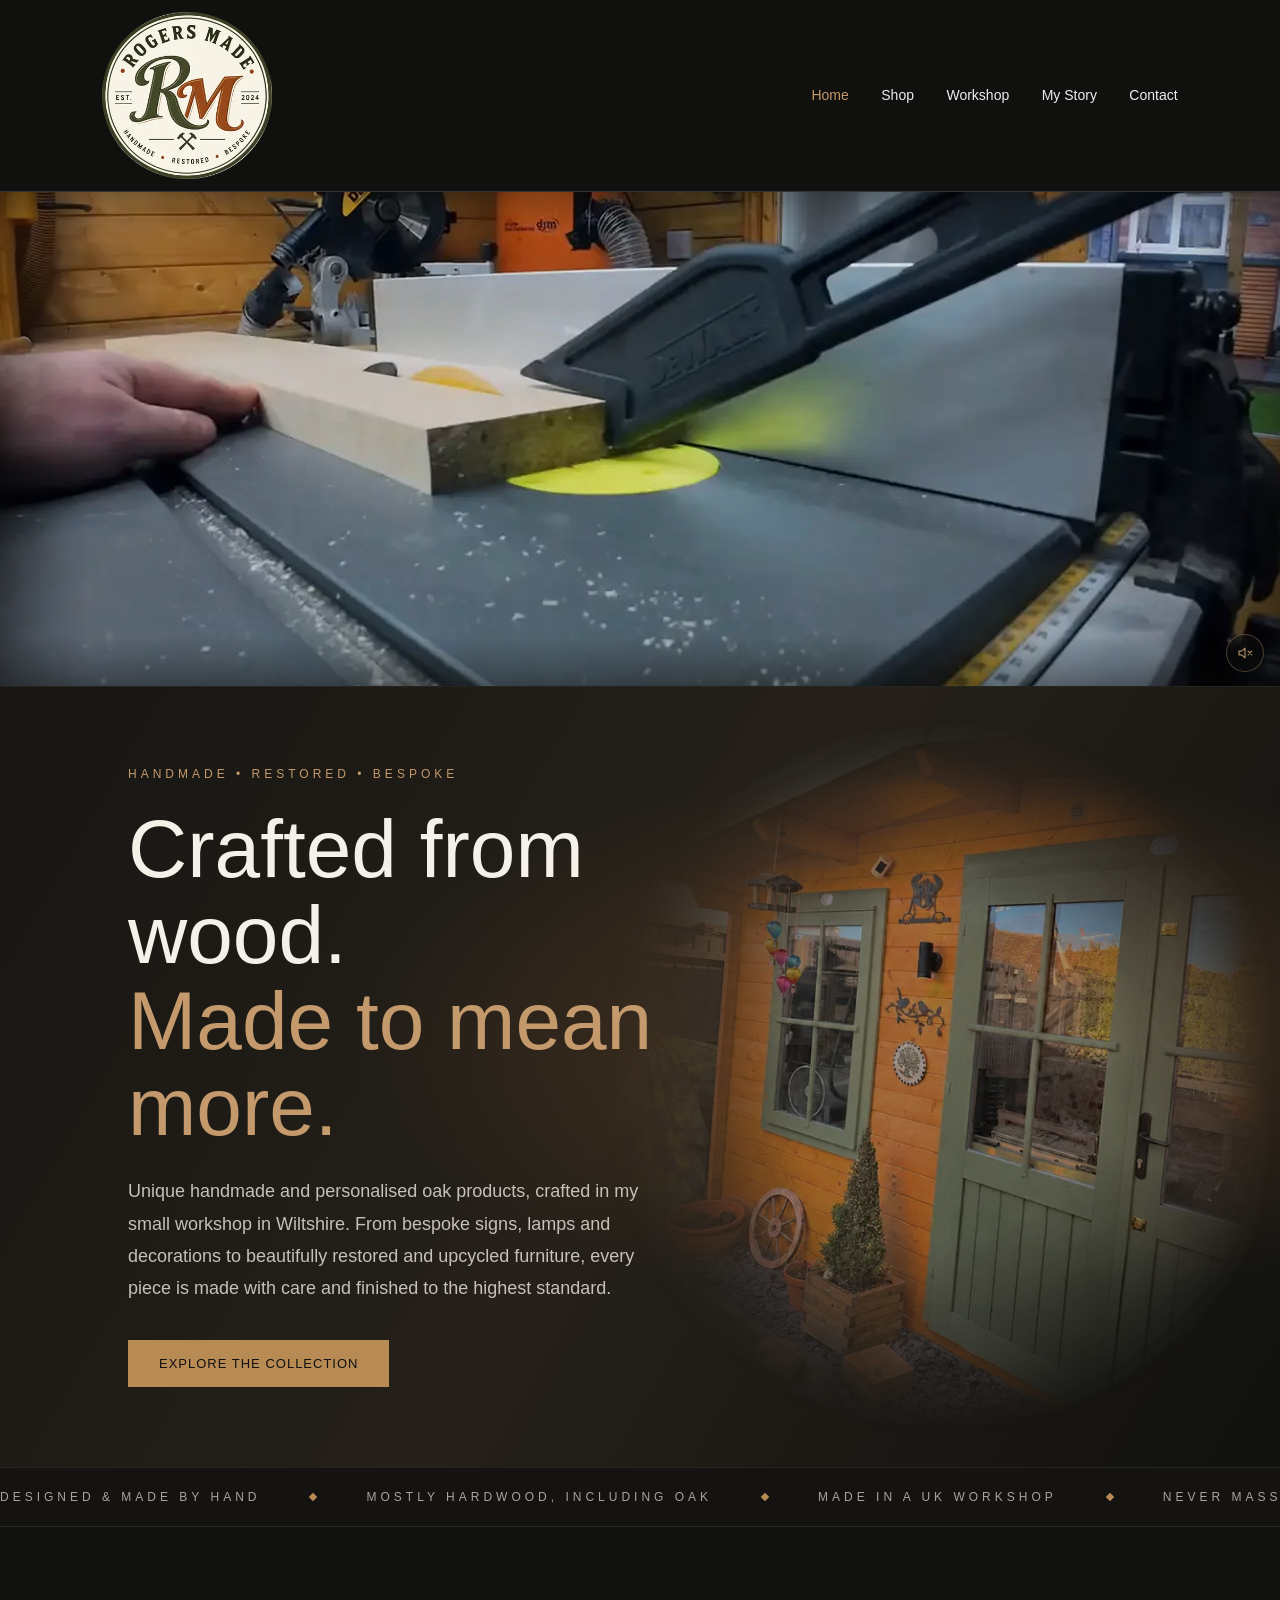
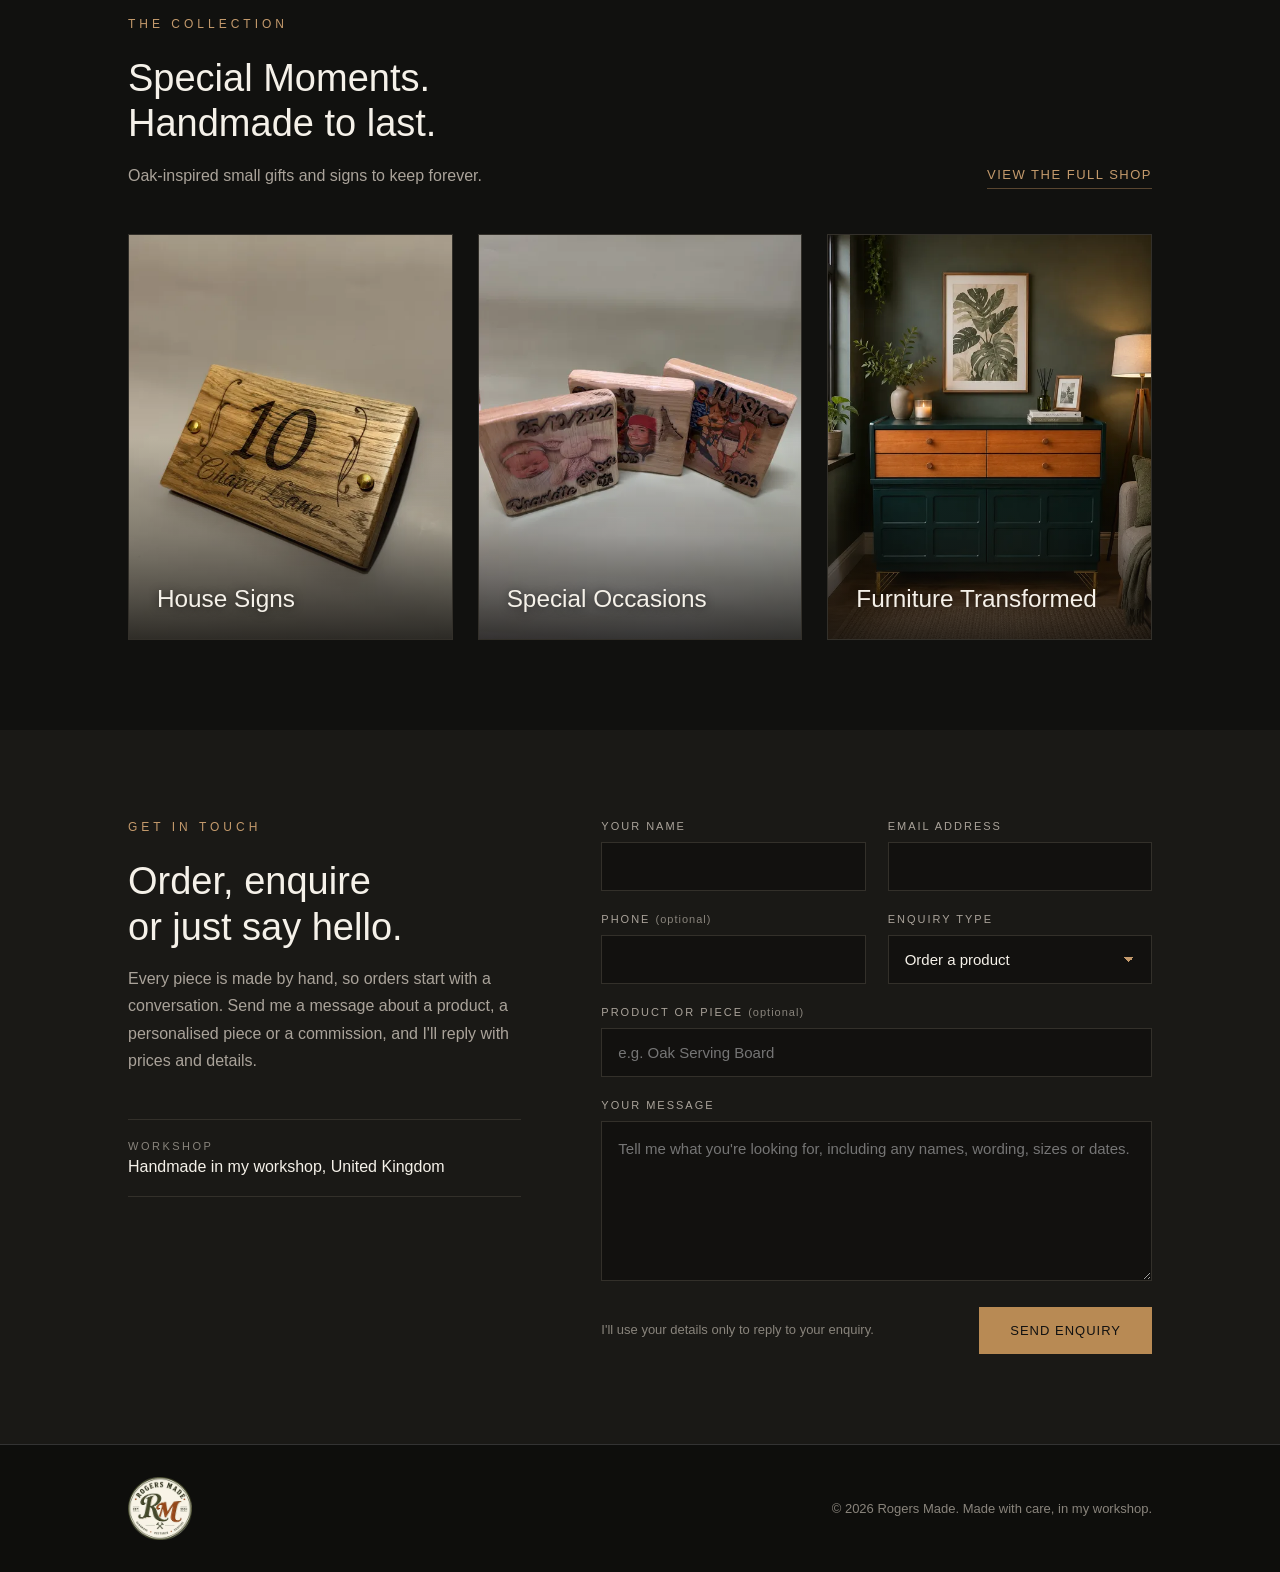
<file: index.html>
<!DOCTYPE html>
<html lang="en-GB">
<head>
<meta charset="UTF-8">
<meta name="viewport" content="width=device-width, initial-scale=1.0">
<title>Rogers Made | Handmade in Wood</title>
<meta name="description" content="Rogers Made — handmade wooden lamps, personalised signs, oak gifts and bespoke pieces, designed and made by hand in a UK workshop. Made from wood. Made with purpose.">
<meta name="theme-color" content="#11110f">
<meta property="og:type" content="website">
<meta property="og:title" content="Rogers Made | Handmade in Wood">
<meta property="og:description" content="Made from wood. Made with purpose. Handmade wooden pieces from a UK workshop.">
<meta property="og:image" content="/assets/images/placeholders/hero-chisel.jpg">
<link rel="icon" href="/favicon.ico" sizes="16x16 32x32 48x48">
<link rel="icon" href="/assets/images/favicon-192.png" type="image/png" sizes="192x192">
<link rel="apple-touch-icon" href="/assets/images/apple-touch-icon.png">
<script>document.documentElement.classList.add("js")</script>
<link rel="stylesheet" href="/assets/css/styles.css">
</head>

<body>
<a class="skip-link" href="#main">Skip to content</a>

<header class="site-header">
  <a class="logo" href="/" aria-label="Rogers Made home"><img src="/assets/images/brand/rogers-made-logo-320.webp" srcset="/assets/images/brand/rogers-made-logo-160.webp 160w, /assets/images/brand/rogers-made-logo-320.webp 320w, /assets/images/brand/rogers-made-logo-480.webp 480w, /assets/images/brand/rogers-made-logo-640.webp 640w" sizes="(max-width: 800px) 128px, 170px" width="160" height="157" alt="Rogers Made"></a>
  <button class="nav-toggle" type="button" aria-expanded="false" aria-controls="site-nav" aria-label="Open menu"><span></span></button>
  <nav class="site-nav" id="site-nav" aria-label="Main">
    <a href="/" aria-current="page">Home</a>
    <a href="/shop">Shop</a>
    <a href="/workshop">Workshop</a>
    <a href="/my-story">My Story</a>
    <a href="#contact">Contact</a>
  </nav>
</header>
<div class="nav-backdrop" aria-hidden="true"></div>

<main id="main">

<!-- Workshop video banner (homepage only). Video + poster are in assets/video/ -->
<div class="video-banner" data-video-banner>
  <video class="video-banner-media" muted loop playsinline preload="none" disablepictureinpicture disableremoteplayback poster="/assets/video/rogers-made-workshop-poster.webp" data-src="/assets/video/rogers-made-workshop.mp4" aria-label="Footage from the Rogers Made workshop: cutting, engraving and finishing handmade oak pieces"></video>
  <button class="video-banner-sound" type="button" aria-pressed="false" aria-label="Turn sound on" title="Turn sound on" data-video-sound hidden>
    <svg class="icon-muted" width="18" height="18" viewBox="0 0 24 24" fill="none" stroke="currentColor" stroke-width="1.6" stroke-linecap="round" stroke-linejoin="round" aria-hidden="true"><path d="M4 9.5h3.5L12 5.5v13l-4.5-4H4z"/><path d="M16 9.5l5 5M21 9.5l-5 5"/></svg>
    <svg class="icon-sound" width="18" height="18" viewBox="0 0 24 24" fill="none" stroke="currentColor" stroke-width="1.6" stroke-linecap="round" stroke-linejoin="round" aria-hidden="true"><path d="M4 9.5h3.5L12 5.5v13l-4.5-4H4z"/><path d="M15.5 9a4.2 4.2 0 0 1 0 6"/><path d="M18.2 6.3a8 8 0 0 1 0 11.4"/></svg>
  </button>
</div>

<section class="hero">
  <div class="hero-content">
    <div class="eyebrow">Handmade • Restored • Bespoke</div>

    <h1>Crafted from wood.<br><span>Made to mean more.</span></h1>

    <p>
      Unique handmade and personalised oak products, crafted in my small
      workshop in Wiltshire. From bespoke signs, lamps and decorations to
      beautifully restored and upcycled furniture, every piece is made with
      care and finished to the highest standard.
    </p>

    <div class="hero-actions">
      <a href="#shop" class="button">Explore the collection</a>
    </div>
  </div>
  <div class="hero-visual" id="workshop">
    <img src="/assets/images/hero/workshop-1039.webp" srcset="/assets/images/hero/workshop-700.webp 700w, /assets/images/hero/workshop-1039.webp 1039w" sizes="(max-width: 860px) 92vw, 50vw" width="1039" height="1210" alt="The Rogers Made workshop: a timber cabin with sage green doors and windows" fetchpriority="high" decoding="async">
  </div>
</section>

<div class="band" aria-hidden="true">
  <div class="band-track">
    <span>Designed &amp; made by hand</span><span>Mostly hardwood, including oak</span><span>Made in a UK workshop</span><span>Never mass produced</span><span>Personalised to order</span>
    <span>Designed &amp; made by hand</span><span>Mostly hardwood, including oak</span><span>Made in a UK workshop</span><span>Never mass produced</span><span>Personalised to order</span>
  </div>
</div>

<!-- THE COLLECTION — photos are in assets/images/collection/ -->
<section class="section" id="shop">
  <div class="section-head">
    <div>
      <div class="eyebrow">The collection</div>
      <h2 class="section-title">Special Moments.<br>Handmade to last.</h2>
      <p class="section-intro">Oak-inspired small gifts and signs to keep forever.</p>
    </div>
    <a class="text-link" href="/shop">View the full shop</a>
  </div>

  <div class="collection-tiles">
    <figure class="collection-tile reveal">
      <img src="/assets/images/collection/house-signs-1200.webp" srcset="/assets/images/collection/house-signs-700.webp 525w, /assets/images/collection/house-signs-1200.webp 900w" sizes="(max-width: 800px) 86vw, 27vw" width="900" height="1200" alt="Handmade oak house sign engraved with &quot;10 Chapel Lane&quot;" loading="lazy" decoding="async">
      <figcaption>House Signs</figcaption>
    </figure>
    <figure class="collection-tile reveal reveal-delay-1">
      <img src="/assets/images/collection/special-occasions-1200.webp" srcset="/assets/images/collection/special-occasions-700.webp 525w, /assets/images/collection/special-occasions-1200.webp 900w" sizes="(max-width: 800px) 86vw, 27vw" width="900" height="1200" alt="Three personalised oak photo keepsakes celebrating a birth, Paris and a holiday in Tunisia" loading="lazy" decoding="async">
      <figcaption>Special Occasions</figcaption>
    </figure>
    <figure class="collection-tile reveal reveal-delay-2">
      <img src="/assets/images/collection/furniture-transformed-1200.webp" srcset="/assets/images/collection/furniture-transformed-700.webp 560w, /assets/images/collection/furniture-transformed-1200.webp 960w" sizes="(max-width: 800px) 86vw, 27vw" width="960" height="1200" alt="A restored sideboard painted deep green with natural wood drawer fronts and brass legs" loading="lazy" decoding="async">
      <figcaption>Furniture Transformed</figcaption>
    </figure>
  </div>
</section>

<!-- CONTACT / ENQUIRY FORM (handled by Netlify Forms) -->
<section class="section contact-section" id="contact">
  <div class="contact-grid">
    <div class="reveal">
      <div class="eyebrow">Get in touch</div>
      <h2 class="section-title">Order, enquire<br>or just say hello.</h2>
      <p class="section-intro">
        Every piece is made by hand, so orders start with a conversation. Send me a message about a product,
        a personalised piece or a commission, and I'll reply with prices and details.
      </p>
      <ul class="contact-details">
        <li data-setting-row><small>Email</small><span data-setting="email"></span></li>
        <li data-setting-row><small>Phone</small><span data-setting="phone"></span></li>
        <li data-setting-row><small>Workshop</small><span data-setting="location"></span></li>
        <li data-socials-wrap><small>Follow the workshop</small><div class="socials" data-socials></div></li>
      </ul>
    </div>

    <div class="reveal reveal-delay-1">
      <form class="form" name="enquiry" method="POST" action="/thank-you" data-netlify="true" netlify-honeypot="bot-field" data-enquiry-form novalidate>
        <input type="hidden" name="form-name" value="enquiry">
        <input type="hidden" name="subject" value="New Rogers Made enquiry (%{submissionId})">
        <p class="hidden-field"><label>Leave this field empty <input name="bot-field" tabindex="-1" autocomplete="off"></label></p>

        <div class="field">
          <label for="f-name">Your name</label>
          <input id="f-name" type="text" name="name" autocomplete="name" required>
          <div class="field-error">Please enter your name.</div>
        </div>
        <div class="field">
          <label for="f-email">Email address</label>
          <input id="f-email" type="email" name="email" autocomplete="email" required>
          <div class="field-error">Please enter a valid email address.</div>
        </div>
        <div class="field">
          <label for="f-phone">Phone <span class="optional">(optional)</span></label>
          <input id="f-phone" type="tel" name="phone" autocomplete="tel">
        </div>
        <div class="field">
          <label for="f-type">Enquiry type</label>
          <select id="f-type" name="enquiry-type" required>
            <option value="Order a product">Order a product</option>
            <option value="Personalised sign">Personalised sign</option>
            <option value="Custom commission">Custom commission</option>
            <option value="General question">General question</option>
          </select>
        </div>
        <div class="field full">
          <label for="f-product">Product or piece <span class="optional">(optional)</span></label>
          <input id="f-product" type="text" name="product" placeholder="e.g. Oak Serving Board">
        </div>
        <div class="field full">
          <label for="f-message">Your message</label>
          <textarea id="f-message" name="message" required placeholder="Tell me what you're looking for, including any names, wording, sizes or dates."></textarea>
          <div class="field-error">Please add a short message.</div>
        </div>

        <div class="form-status full" data-form-status role="alert"></div>

        <div class="form-footer full">
          <p class="form-note">I'll use your details only to reply to your enquiry.</p>
          <button class="button" type="submit">Send enquiry</button>
        </div>
      </form>

      <div class="form-success" data-form-success role="status" aria-live="polite">
        <span class="tick"><svg width="22" height="22" viewBox="0 0 24 24" fill="none" stroke="currentColor" stroke-width="1.6" aria-hidden="true"><path d="M5 12.5l4.5 4.5L19 7.5"/></svg></span>
        <h3>Thank you, your message is on its way.</h3>
        <p>I'll read it in the workshop and get back to you as soon as I can.</p>
        <button class="button button-outline" type="button" data-form-again>Send another message</button>
      </div>
    </div>
  </div>
</section>

</main>

<footer class="site-footer site-footer-minimal">
  <div class="footer-bottom">
    <a class="logo" href="/" aria-label="Rogers Made home"><img src="/assets/images/brand/rogers-made-logo-160.webp" srcset="/assets/images/brand/rogers-made-logo-160.webp 160w, /assets/images/brand/rogers-made-logo-320.webp 320w" sizes="64px" width="160" height="157" alt="Rogers Made" loading="lazy"></a>
    <div>&copy; <span data-year>2026</span> Rogers Made. Made with care, in my workshop.</div>
  </div>
</footer>

<script src="/assets/js/settings.js"></script>
<script src="/assets/js/products.js"></script>
<script src="/assets/js/main.js"></script>
<script src="/assets/js/video-banner.js" defer></script>
</body>
</html>
</file>
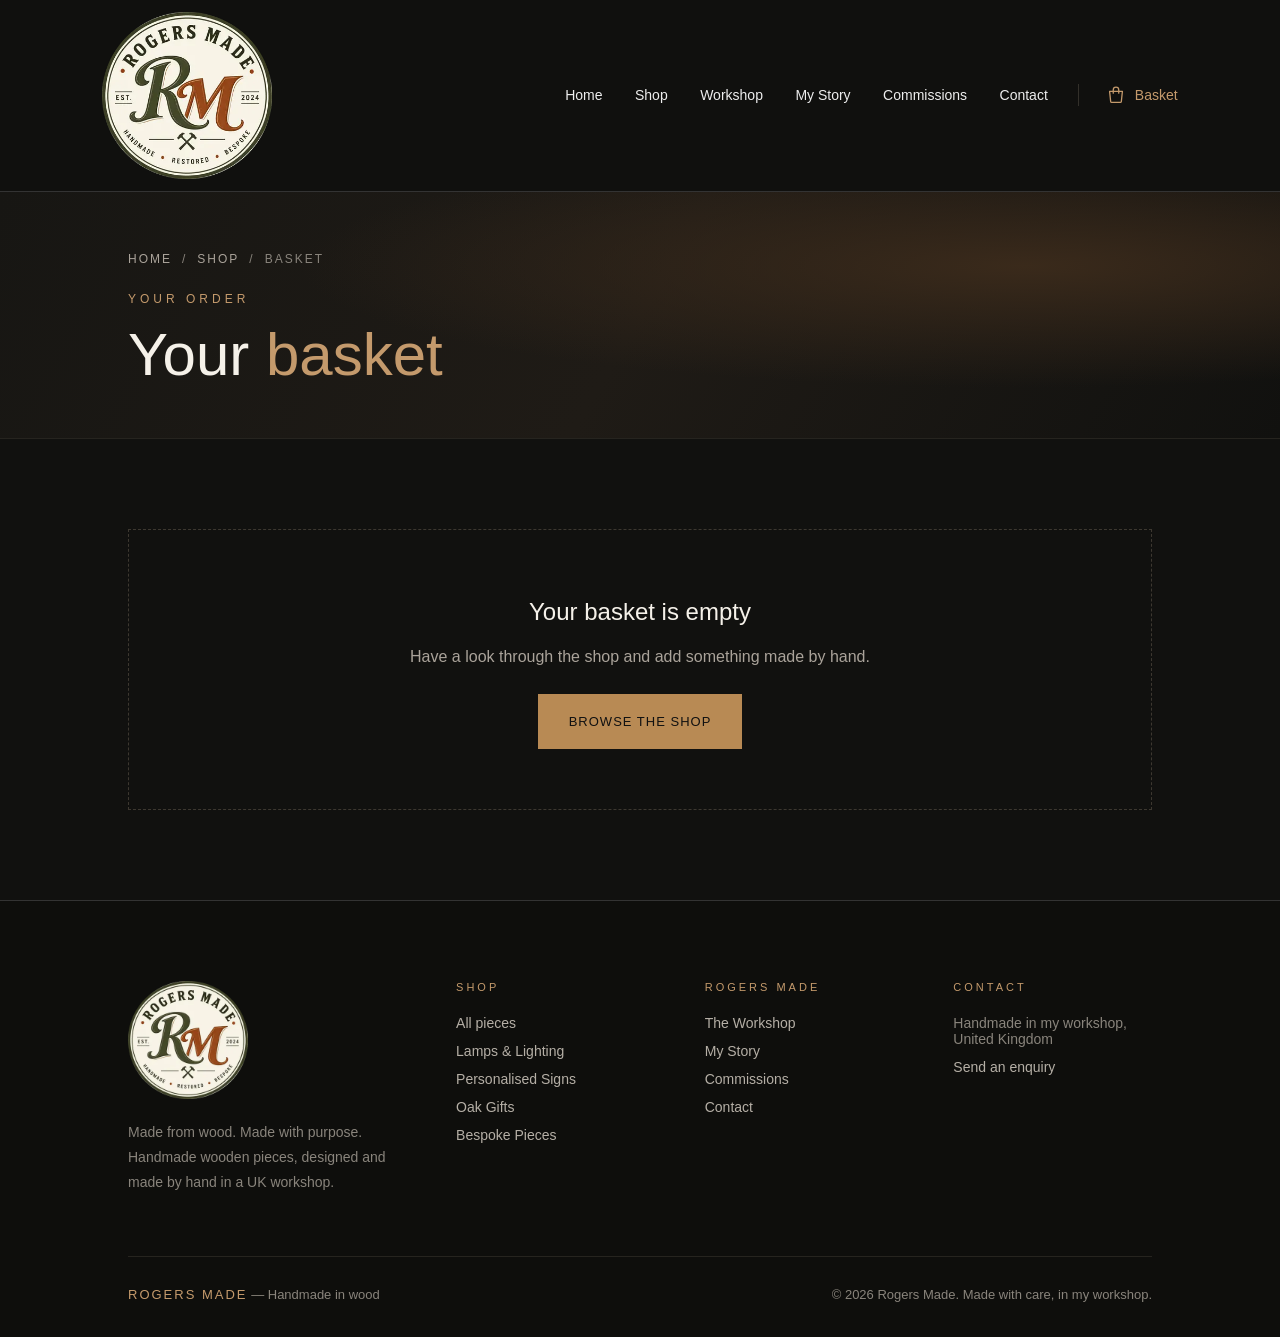
<file: basket.html>
<!DOCTYPE html>
<html lang="en-GB">
<head>
<meta charset="UTF-8">
<meta name="viewport" content="width=device-width, initial-scale=1.0">
<title>Your basket | Rogers Made</title>
<meta name="description" content="Your Rogers Made basket.">
<meta name="robots" content="noindex">
<meta name="theme-color" content="#11110f">
<link rel="icon" href="/favicon.ico" sizes="16x16 32x32 48x48">
<link rel="icon" href="/assets/images/favicon-192.png" type="image/png" sizes="192x192">
<link rel="apple-touch-icon" href="/assets/images/apple-touch-icon.png">
<script>document.documentElement.classList.add("js")</script>
<link rel="stylesheet" href="/assets/css/styles.css">
</head>

<body>
<a class="skip-link" href="#main">Skip to content</a>

<header class="site-header has-basket">
  <a class="logo" href="/" aria-label="Rogers Made home"><img src="/assets/images/brand/rogers-made-logo-320.webp" srcset="/assets/images/brand/rogers-made-logo-160.webp 160w, /assets/images/brand/rogers-made-logo-320.webp 320w, /assets/images/brand/rogers-made-logo-480.webp 480w, /assets/images/brand/rogers-made-logo-640.webp 640w" sizes="(max-width: 800px) 128px, 170px" width="160" height="157" alt="Rogers Made"></a>
  <button class="nav-toggle" type="button" aria-expanded="false" aria-controls="site-nav" aria-label="Open menu"><span></span></button>
  <nav class="site-nav" id="site-nav" aria-label="Main">
    <a href="/">Home</a>
    <a href="/shop">Shop</a>
    <a href="/workshop">Workshop</a>
    <a href="/my-story">My Story</a>
    <a href="/#commissions">Commissions</a>
    <a href="/#contact">Contact</a>
  </nav>
  <a class="header-basket" href="/basket" aria-current="page" data-basket-link aria-label="Basket"><svg viewBox="0 0 24 24" fill="none" stroke="currentColor" stroke-width="1.4" stroke-linecap="round" stroke-linejoin="round" aria-hidden="true"><path d="M5 8h14l-1.2 11.2a1 1 0 0 1-1 .8H7.2a1 1 0 0 1-1-.8L5 8z"/><path d="M9 10V6.5a3 3 0 0 1 6 0V10"/></svg><span class="header-basket-label">Basket</span><span class="header-basket-count" data-basket-count hidden>0</span></a>
</header>
<div class="nav-backdrop" aria-hidden="true"></div>

<main id="main">

<section class="page-hero page-hero-compact">
  <div class="breadcrumb"><a href="/">Home</a><span>/</span><a href="/shop">Shop</a><span>/</span>Basket</div>
  <div class="eyebrow">Your order</div>
  <h1>Your <span>basket</span></h1>
</section>

<section class="section">
  <div data-basket>
    <div class="empty-state" aria-hidden="true"><div class="skeleton-line short" style="margin:0 auto 12px"></div><div class="skeleton-line" style="margin:0 auto"></div></div>
  </div>
  <noscript><p class="section-intro">Please enable JavaScript to use the basket, or <a href="/#contact">get in touch</a> to order.</p></noscript>
</section>
</main>

<footer class="site-footer">
  <div class="footer-top">
    <div class="footer-brand">
      <a class="logo" href="/" aria-label="Rogers Made home"><img src="/assets/images/brand/rogers-made-logo-320.webp" srcset="/assets/images/brand/rogers-made-logo-160.webp 160w, /assets/images/brand/rogers-made-logo-320.webp 320w, /assets/images/brand/rogers-made-logo-480.webp 480w, /assets/images/brand/rogers-made-logo-640.webp 640w" sizes="120px" width="160" height="157" alt="Rogers Made" loading="lazy"></a>
      <p>Made from wood. Made with purpose. Handmade wooden pieces, designed and made by hand in a UK workshop.</p>
      <div class="socials" data-socials></div>
    </div>
    <div>
      <h4>Shop</h4>
      <ul>
        <li><a href="/shop">All pieces</a></li>
        <li><a href="/shop?category=lamps">Lamps &amp; Lighting</a></li>
        <li><a href="/shop?category=signs">Personalised Signs</a></li>
        <li><a href="/shop?category=oak-gifts">Oak Gifts</a></li>
        <li><a href="/shop?category=bespoke">Bespoke Pieces</a></li>
      </ul>
    </div>
    <div>
      <h4>Rogers Made</h4>
      <ul>
        <li><a href="/workshop">The Workshop</a></li>
        <li><a href="/my-story">My Story</a></li>
        <li><a href="/#commissions">Commissions</a></li>
        <li><a href="/#contact">Contact</a></li>
      </ul>
    </div>
    <div>
      <h4>Contact</h4>
      <ul>
        <li data-setting-row><span data-setting="email"></span></li>
        <li data-setting-row><span data-setting="phone"></span></li>
        <li data-setting-row><span data-setting="location"></span></li>
        <li><a href="/#contact">Send an enquiry</a></li>
      </ul>
    </div>
  </div>
  <div class="footer-bottom">
    <div><strong>ROGERS MADE</strong> — Handmade in wood</div>
    <div>&copy; <span data-year>2026</span> Rogers Made. Made with care, in my workshop.</div>
  </div>
</footer>

<script src="/assets/js/settings.js"></script>
<script src="/assets/js/products.js"></script>
<script src="/assets/js/main.js"></script>
</body>
</html>
</file>
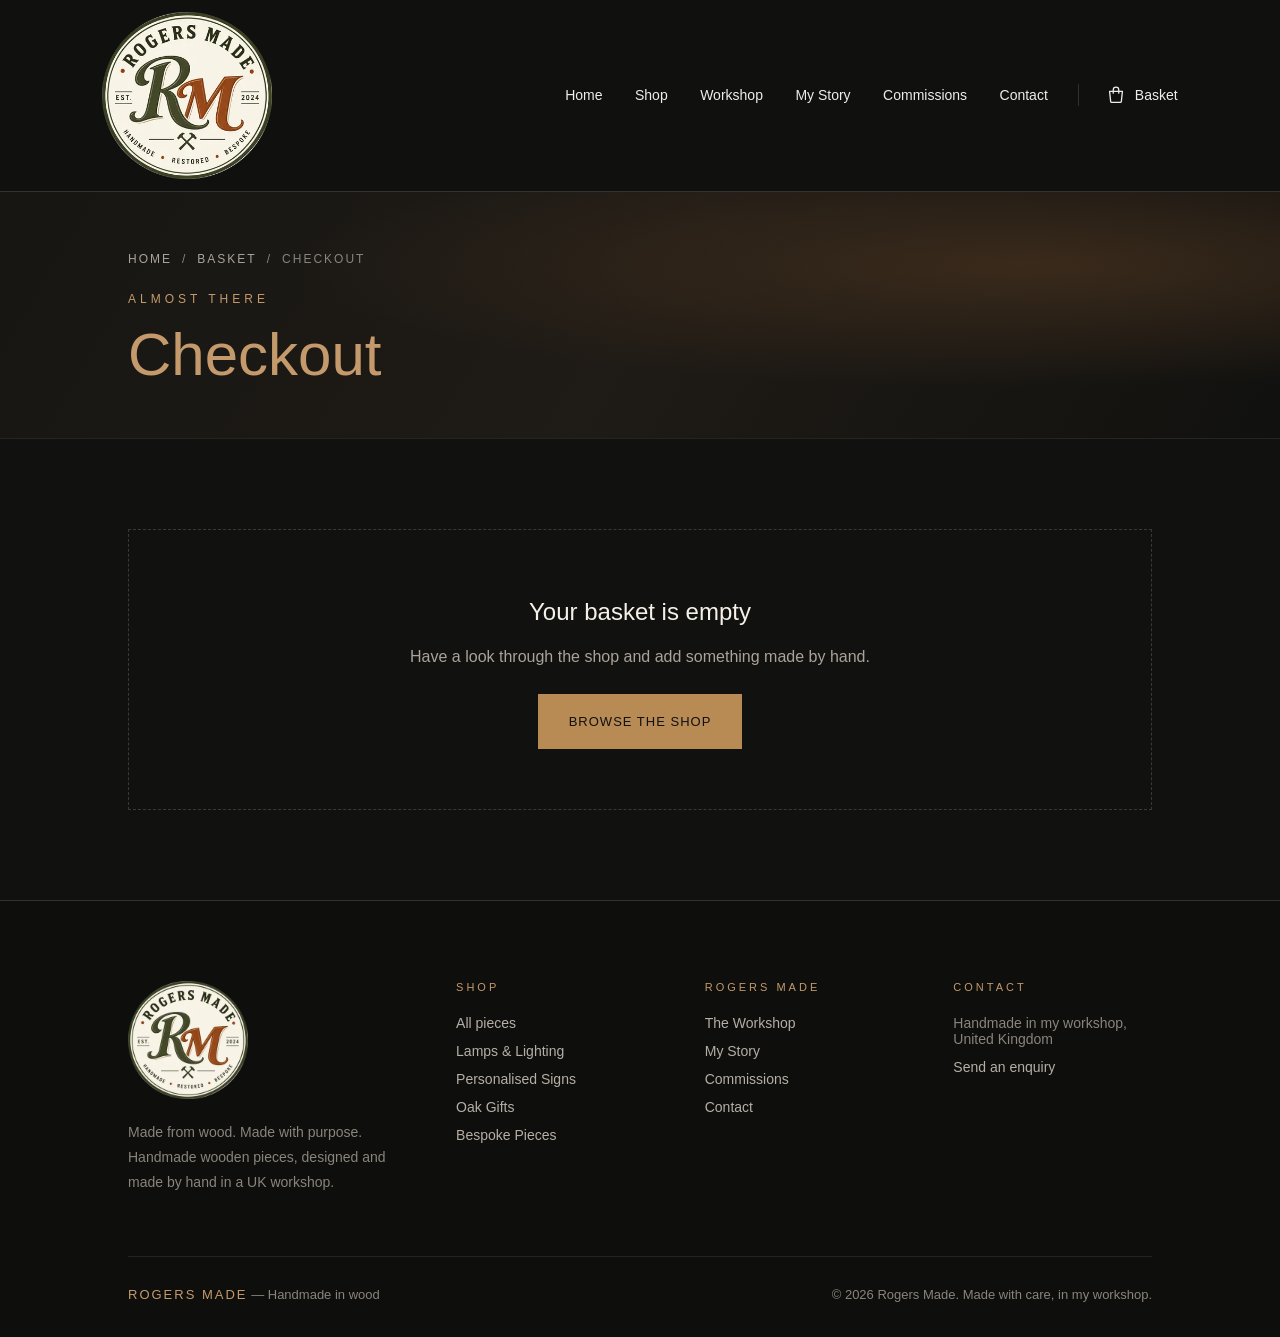
<file: checkout.html>
<!DOCTYPE html>
<html lang="en-GB">
<head>
<meta charset="UTF-8">
<meta name="viewport" content="width=device-width, initial-scale=1.0">
<title>Checkout | Rogers Made</title>
<meta name="description" content="Checkout for your Rogers Made order.">
<meta name="robots" content="noindex">
<meta name="theme-color" content="#11110f">
<link rel="icon" href="/favicon.ico" sizes="16x16 32x32 48x48">
<link rel="icon" href="/assets/images/favicon-192.png" type="image/png" sizes="192x192">
<link rel="apple-touch-icon" href="/assets/images/apple-touch-icon.png">
<script>document.documentElement.classList.add("js")</script>
<link rel="stylesheet" href="/assets/css/styles.css">
</head>

<body>
<a class="skip-link" href="#main">Skip to content</a>

<header class="site-header has-basket">
  <a class="logo" href="/" aria-label="Rogers Made home"><img src="/assets/images/brand/rogers-made-logo-320.webp" srcset="/assets/images/brand/rogers-made-logo-160.webp 160w, /assets/images/brand/rogers-made-logo-320.webp 320w, /assets/images/brand/rogers-made-logo-480.webp 480w, /assets/images/brand/rogers-made-logo-640.webp 640w" sizes="(max-width: 800px) 128px, 170px" width="160" height="157" alt="Rogers Made"></a>
  <button class="nav-toggle" type="button" aria-expanded="false" aria-controls="site-nav" aria-label="Open menu"><span></span></button>
  <nav class="site-nav" id="site-nav" aria-label="Main">
    <a href="/">Home</a>
    <a href="/shop">Shop</a>
    <a href="/workshop">Workshop</a>
    <a href="/my-story">My Story</a>
    <a href="/#commissions">Commissions</a>
    <a href="/#contact">Contact</a>
  </nav>
  <a class="header-basket" href="/basket" data-basket-link aria-label="Basket"><svg viewBox="0 0 24 24" fill="none" stroke="currentColor" stroke-width="1.4" stroke-linecap="round" stroke-linejoin="round" aria-hidden="true"><path d="M5 8h14l-1.2 11.2a1 1 0 0 1-1 .8H7.2a1 1 0 0 1-1-.8L5 8z"/><path d="M9 10V6.5a3 3 0 0 1 6 0V10"/></svg><span class="header-basket-label">Basket</span><span class="header-basket-count" data-basket-count hidden>0</span></a>
</header>
<div class="nav-backdrop" aria-hidden="true"></div>

<main id="main">

<section class="page-hero page-hero-compact">
  <div class="breadcrumb"><a href="/">Home</a><span>/</span><a href="/basket">Basket</a><span>/</span>Checkout</div>
  <div class="eyebrow">Almost there</div>
  <h1><span>Checkout</span></h1>
</section>

<section class="section">
  <div class="checkout-layout" data-checkout-layout>
    <form class="checkout-form" name="order-request" method="POST" action="/thank-you" data-netlify="true" netlify-honeypot="bot-field" data-checkout-form novalidate>
      <input type="hidden" name="form-name" value="order-request">
      <input type="hidden" name="subject" value="New Rogers Made order request (not paid)">
      <textarea class="hidden-field" name="order" tabindex="-1" aria-hidden="true"></textarea>
      <input type="hidden" name="order-reference">
      <input type="hidden" name="subtotal">
      <input type="hidden" name="delivery">
      <input type="hidden" name="total">
      <input type="hidden" name="payment-status" value="NOT PAID: online payment is not connected yet">
      <p class="hidden-field"><label>Leave this empty <input name="bot-field" tabindex="-1" autocomplete="off"></label></p>

      <fieldset class="checkout-block">
        <legend><span class="checkout-step">01</span>Your details</legend>
        <div class="form">
          <div class="field full">
            <label for="c-name">Full name</label>
            <input id="c-name" name="name" type="text" autocomplete="name" required>
            <div class="field-error">Please enter your name.</div>
          </div>
          <div class="field">
            <label for="c-email">Email address</label>
            <input id="c-email" name="email" type="email" autocomplete="email" required>
            <div class="field-error">Please enter a valid email address.</div>
          </div>
          <div class="field">
            <label for="c-phone">Phone <span class="optional">(optional)</span></label>
            <input id="c-phone" name="phone" type="tel" autocomplete="tel">
          </div>
        </div>
      </fieldset>

      <fieldset class="checkout-block">
        <legend><span class="checkout-step">02</span>Delivery address</legend>
        <div class="form">
          <div class="field full">
            <label for="c-address1">Address line 1</label>
            <input id="c-address1" name="address-line-1" type="text" autocomplete="address-line1" required>
            <div class="field-error">Please enter the first line of your address.</div>
          </div>
          <div class="field full">
            <label for="c-address2">Address line 2 <span class="optional">(optional)</span></label>
            <input id="c-address2" name="address-line-2" type="text" autocomplete="address-line2">
          </div>
          <div class="field">
            <label for="c-town">Town or city</label>
            <input id="c-town" name="town" type="text" autocomplete="address-level2" required>
            <div class="field-error">Please enter your town or city.</div>
          </div>
          <div class="field">
            <label for="c-county">County <span class="optional">(optional)</span></label>
            <input id="c-county" name="county" type="text" autocomplete="address-level1">
          </div>
          <div class="field">
            <label for="c-postcode">Postcode</label>
            <input id="c-postcode" name="postcode" type="text" autocomplete="postal-code" required pattern="\s*[A-Za-z]{1,2}[0-9][A-Za-z0-9]?\s*[0-9][A-Za-z]{2}\s*">
            <div class="field-error">Please enter a valid UK postcode.</div>
          </div>
          <div class="field">
            <label for="c-country">Country</label>
            <input id="c-country" name="country" type="text" value="United Kingdom" readonly>
          </div>
          <div class="field full">
            <label for="c-notes">Order notes <span class="optional">(optional)</span></label>
            <textarea id="c-notes" name="notes" rows="3" placeholder="Anything else I should know, e.g. delivery instructions or a date you need it by"></textarea>
          </div>
        </div>
      </fieldset>

      <fieldset class="checkout-block">
        <legend><span class="checkout-step">03</span>Payment</legend>
        <!-- Card payment (Stripe) will be added here later. -->
        <div class="payment-placeholder" id="payment-element" data-payment-placeholder>
          <div class="payment-placeholder-head">
            <svg viewBox="0 0 24 24" fill="none" stroke="currentColor" stroke-width="1.4" stroke-linecap="round" aria-hidden="true"><rect x="5" y="10.5" width="14" height="9.5" rx="1.5"/><path d="M8.5 10.5V7.5a3.5 3.5 0 0 1 7 0v3"/></svg>
            <strong>Secure card payment</strong>
            <span class="payment-pill">Coming soon</span>
          </div>
          <p>Online card payment isn't available yet, so <strong>no payment is taken on this website</strong>.</p>
          <p>Send your order request below and I'll email you to confirm the details, the personalisation and how to pay. Nothing is made or sent until your order is confirmed and paid.</p>
        </div>
      </fieldset>

      <div class="form-status" role="alert" data-form-status></div>
      <div class="checkout-submit">
        <button class="button" type="submit">Send order request</button>
        <p class="form-note">By sending this request you're asking to order these items. It isn't a payment and you won't be charged.</p>
      </div>
    </form>

    <aside class="basket-summary checkout-summary" aria-label="Order summary" data-checkout-summary></aside>
  </div>

  <div data-checkout-empty hidden></div>

  <div class="order-success" data-order-success tabindex="-1" hidden>
    <span class="tick" aria-hidden="true"><svg width="24" height="24" viewBox="0 0 24 24" fill="none" stroke="currentColor" stroke-width="1.5"><path d="M5 12.5l4.5 4.5L19 7.5"/></svg></span>
    <div class="eyebrow">Order request sent</div>
    <h2>Thank you, <span data-order-name></span>.</h2>
    <p>Your order request <strong data-order-ref></strong> for <strong data-order-total></strong> has been sent to Rogers Made.</p>
    <p class="order-not-paid"><strong>This order has not been paid.</strong> No payment has been taken. I'll email you at <strong data-order-email></strong> to confirm the details and arrange payment before anything is made or sent.</p>
    <a class="button" href="/shop">Back to the shop</a>
  </div>

  <noscript><p class="section-intro">Please enable JavaScript to check out, or <a href="/#contact">get in touch</a> to order.</p></noscript>
</section>
</main>

<footer class="site-footer">
  <div class="footer-top">
    <div class="footer-brand">
      <a class="logo" href="/" aria-label="Rogers Made home"><img src="/assets/images/brand/rogers-made-logo-320.webp" srcset="/assets/images/brand/rogers-made-logo-160.webp 160w, /assets/images/brand/rogers-made-logo-320.webp 320w, /assets/images/brand/rogers-made-logo-480.webp 480w, /assets/images/brand/rogers-made-logo-640.webp 640w" sizes="120px" width="160" height="157" alt="Rogers Made" loading="lazy"></a>
      <p>Made from wood. Made with purpose. Handmade wooden pieces, designed and made by hand in a UK workshop.</p>
      <div class="socials" data-socials></div>
    </div>
    <div>
      <h4>Shop</h4>
      <ul>
        <li><a href="/shop">All pieces</a></li>
        <li><a href="/shop?category=lamps">Lamps &amp; Lighting</a></li>
        <li><a href="/shop?category=signs">Personalised Signs</a></li>
        <li><a href="/shop?category=oak-gifts">Oak Gifts</a></li>
        <li><a href="/shop?category=bespoke">Bespoke Pieces</a></li>
      </ul>
    </div>
    <div>
      <h4>Rogers Made</h4>
      <ul>
        <li><a href="/workshop">The Workshop</a></li>
        <li><a href="/my-story">My Story</a></li>
        <li><a href="/#commissions">Commissions</a></li>
        <li><a href="/#contact">Contact</a></li>
      </ul>
    </div>
    <div>
      <h4>Contact</h4>
      <ul>
        <li data-setting-row><span data-setting="email"></span></li>
        <li data-setting-row><span data-setting="phone"></span></li>
        <li data-setting-row><span data-setting="location"></span></li>
        <li><a href="/#contact">Send an enquiry</a></li>
      </ul>
    </div>
  </div>
  <div class="footer-bottom">
    <div><strong>ROGERS MADE</strong> — Handmade in wood</div>
    <div>&copy; <span data-year>2026</span> Rogers Made. Made with care, in my workshop.</div>
  </div>
</footer>

<script src="/assets/js/settings.js"></script>
<script src="/assets/js/products.js"></script>
<script src="/assets/js/main.js"></script>
</body>
</html>
</file>
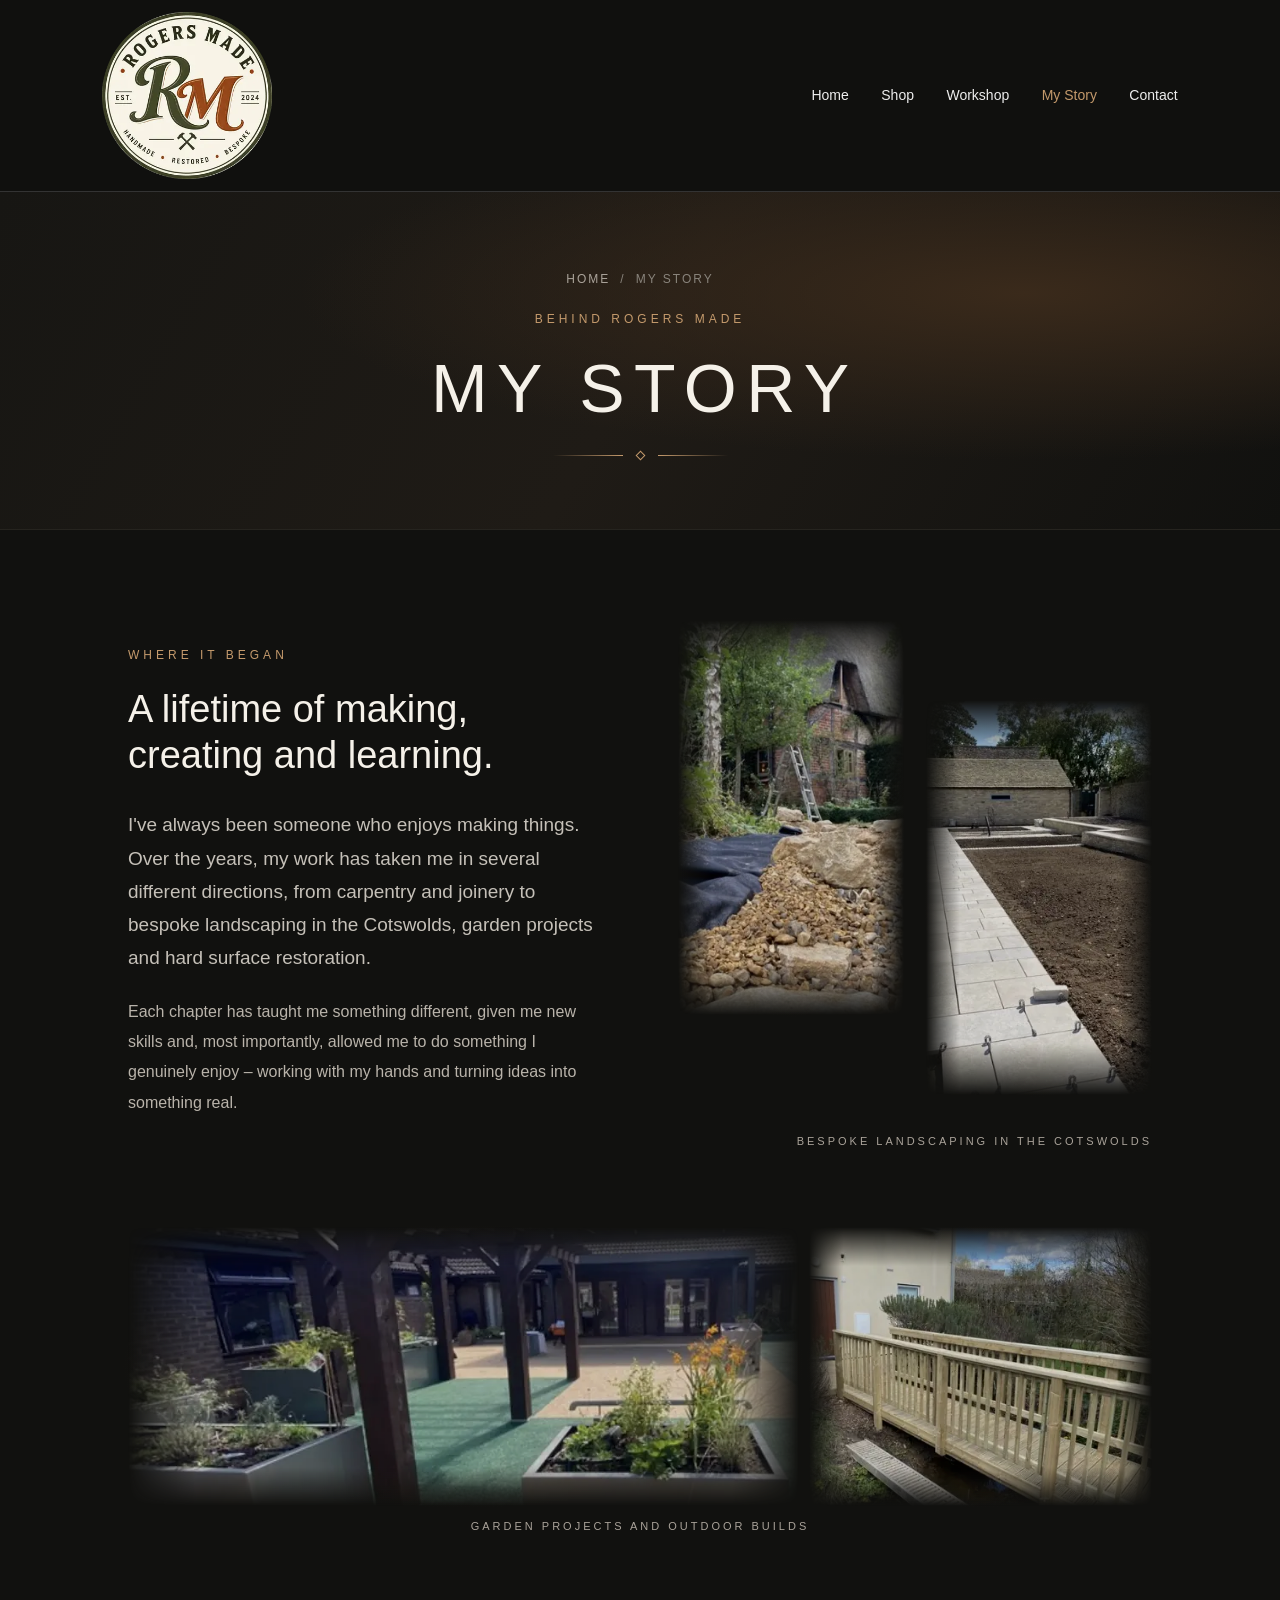
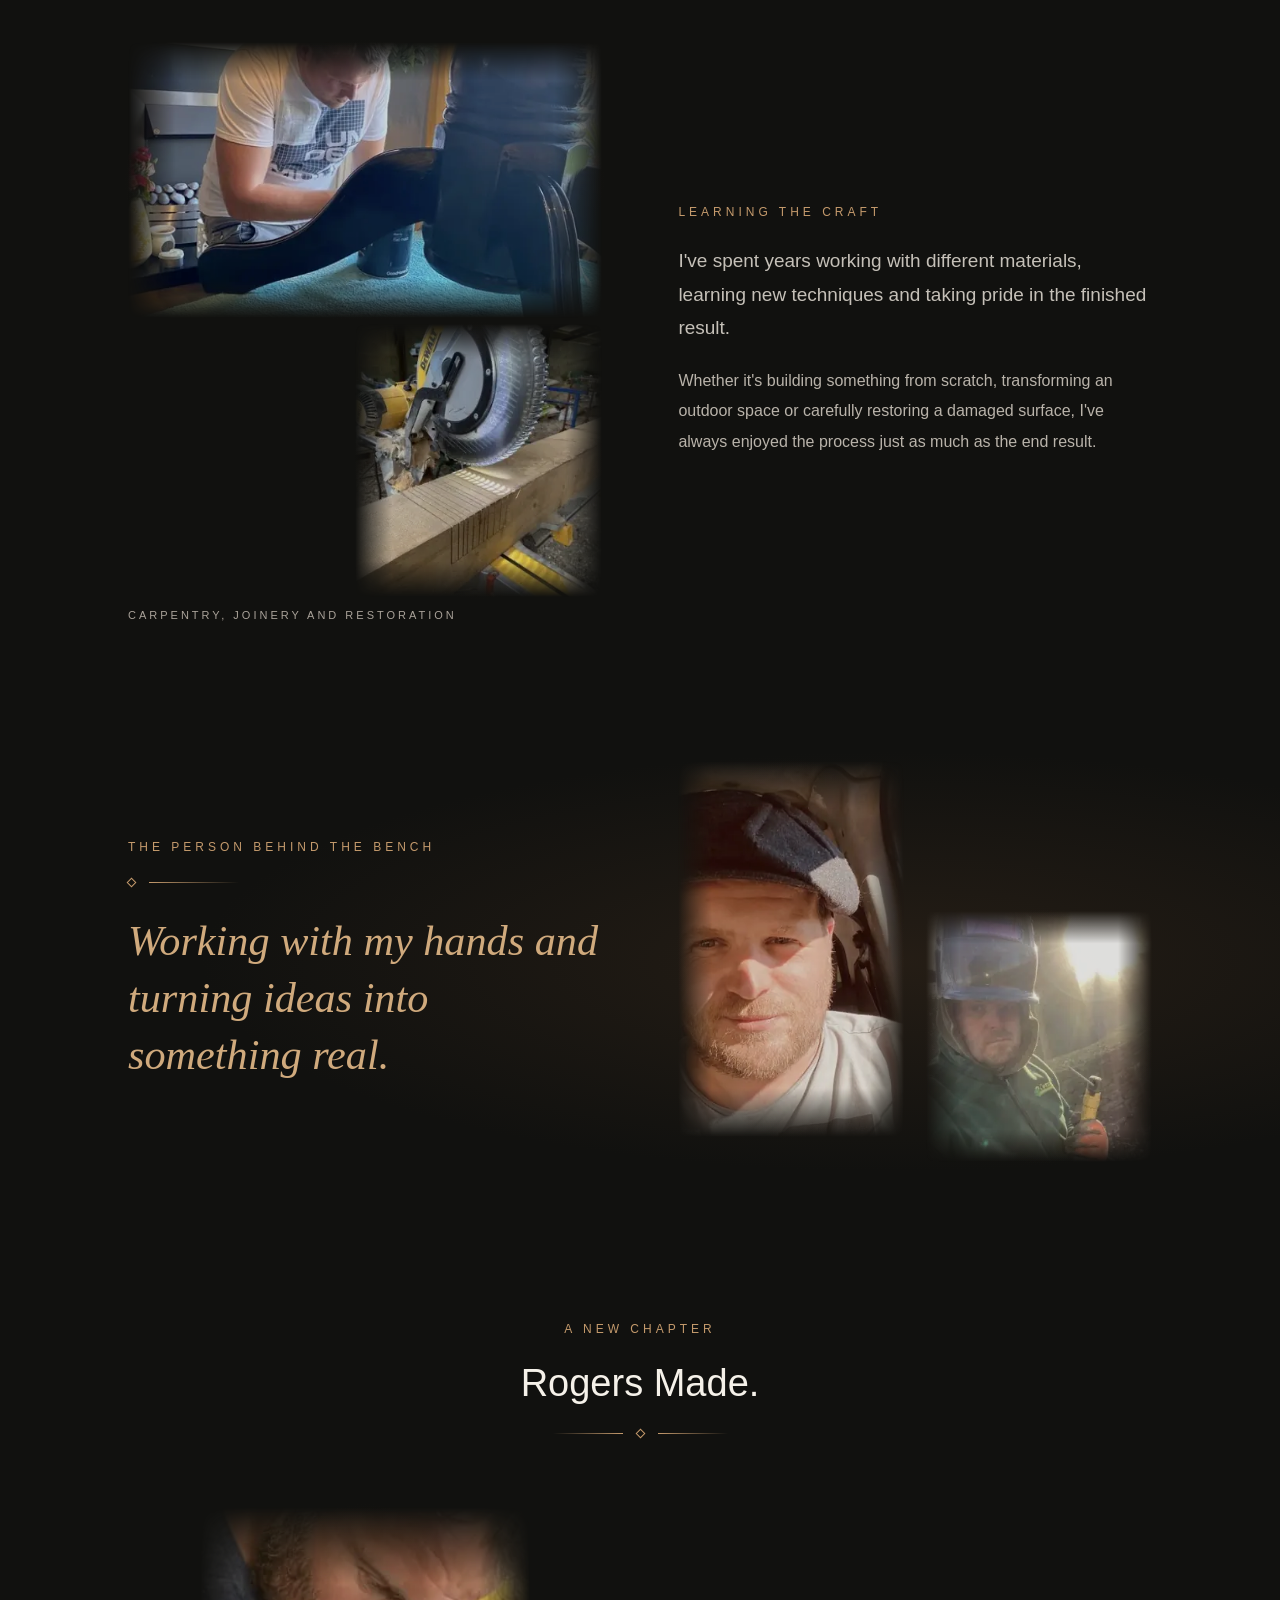
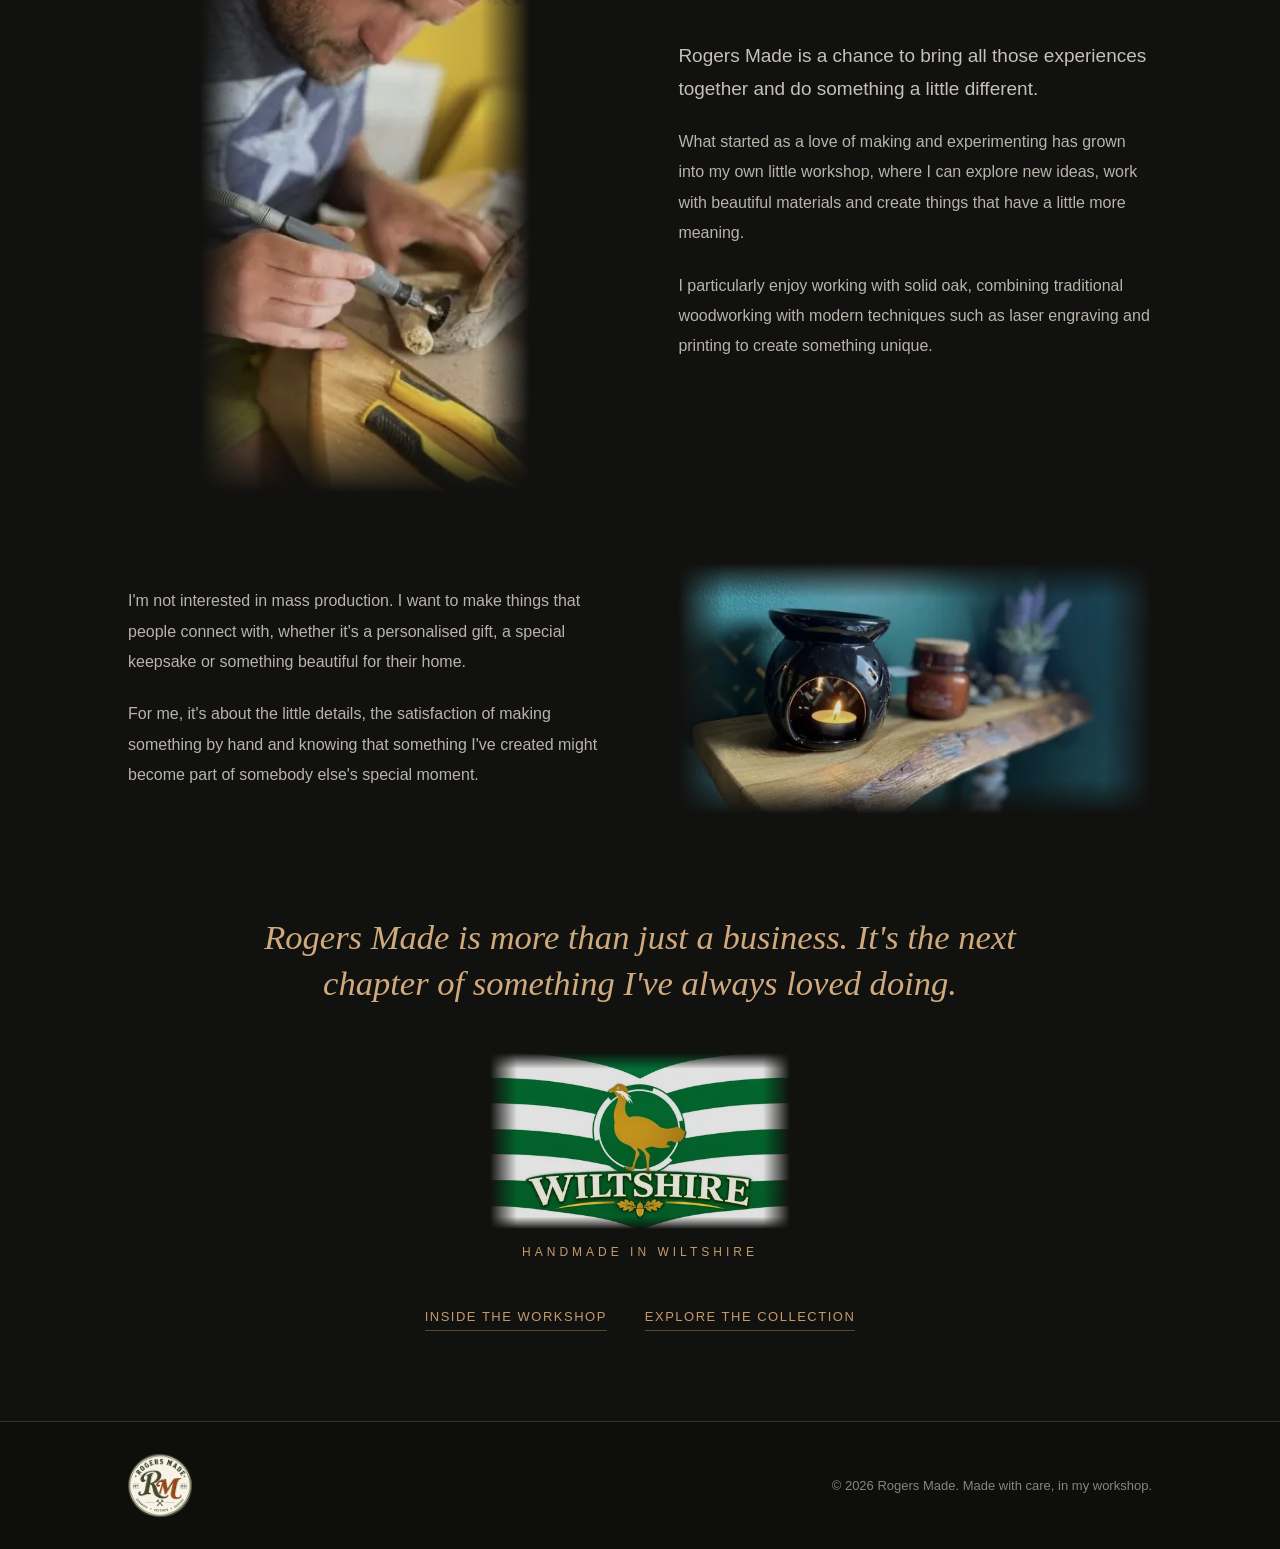
<file: my-story.html>
<!DOCTYPE html>
<html lang="en-GB">
<head>
<meta charset="UTF-8">
<meta name="viewport" content="width=device-width, initial-scale=1.0">
<title>My Story | Rogers Made</title>
<meta name="description" content="The story behind Rogers Made: from carpentry, joinery and bespoke landscaping in the Cotswolds to a small Wiltshire workshop making personalised oak pieces by hand.">
<meta name="theme-color" content="#11110f">
<meta property="og:type" content="website">
<meta property="og:title" content="My Story | Rogers Made">
<meta property="og:description" content="A lifetime of making, creating and learning.">
<meta property="og:image" content="/assets/images/story/engraving.webp">
<link rel="icon" href="/favicon.ico" sizes="16x16 32x32 48x48">
<link rel="icon" href="/assets/images/favicon-192.png" type="image/png" sizes="192x192">
<link rel="apple-touch-icon" href="/assets/images/apple-touch-icon.png">
<script>document.documentElement.classList.add("js")</script>
<link rel="stylesheet" href="/assets/css/styles.css">
</head>

<body>
<a class="skip-link" href="#main">Skip to content</a>

<header class="site-header">
  <a class="logo" href="/" aria-label="Rogers Made home"><img src="/assets/images/brand/rogers-made-logo-320.webp" srcset="/assets/images/brand/rogers-made-logo-160.webp 160w, /assets/images/brand/rogers-made-logo-320.webp 320w, /assets/images/brand/rogers-made-logo-480.webp 480w, /assets/images/brand/rogers-made-logo-640.webp 640w" sizes="(max-width: 800px) 128px, 170px" width="160" height="157" alt="Rogers Made"></a>
  <button class="nav-toggle" type="button" aria-expanded="false" aria-controls="site-nav" aria-label="Open menu"><span></span></button>
  <nav class="site-nav" id="site-nav" aria-label="Main">
    <a href="/">Home</a>
    <a href="/shop">Shop</a>
    <a href="/workshop">Workshop</a>
    <a href="/my-story" aria-current="page">My Story</a>
    <a href="/#contact">Contact</a>
  </nav>
</header>
<div class="nav-backdrop" aria-hidden="true"></div>

<main id="main">

<!-- MY STORY — heading (same treatment as the Workshop page) -->
<section class="page-hero wk-hero">
  <div class="breadcrumb"><a href="/">Home</a><span>/</span>My Story</div>
  <div class="eyebrow">Behind Rogers Made</div>
  <h1>My Story</h1>
  <div class="wk-ornament" aria-hidden="true"><span></span><i></i><span></span></div>
</section>

<!-- Photos for this page are in assets/images/story/ -->

<!-- 1. Where it began: landscaping and garden projects -->
<section class="section ms-block ms-split ms-intro">
  <div class="ms-text reveal">
    <div class="eyebrow">Where it began</div>
    <h2 class="section-title">A lifetime of making,<br>creating and learning.</h2>

    <p class="ms-lead">I've always been someone who enjoys making things. Over the years, my work has taken me in several different directions, from carpentry and joinery to bespoke landscaping in the Cotswolds, garden projects and hard surface restoration.</p>

    <p>Each chapter has taught me something different, given me new skills and, most importantly, allowed me to do something I genuinely enjoy – working with my hands and turning ideas into something real.</p>
  </div>

  <div class="ms-pair reveal reveal-delay-1">
    <figure class="ms-photo">
      <img src="/assets/images/story/cottage-rockery.webp" width="288" height="666" alt="A stone and gravel rockery being built in the garden of a thatched Cotswold cottage" loading="lazy" decoding="async">
    </figure>
    <figure class="ms-photo">
      <img src="/assets/images/story/paving-path.webp" width="294" height="504" alt="A freshly laid pale stone paving path beside newly levelled soil and a stone outbuilding" loading="lazy" decoding="async">
    </figure>
    <p class="ms-caption">Bespoke landscaping in the Cotswolds</p>
  </div>
</section>

<!-- Garden projects, a wide strip between the writing -->
<section class="ms-strip-wrap" aria-label="Garden projects">
  <div class="ms-strip reveal">
    <figure class="ms-photo ms-photo-wide">
      <img src="/assets/images/story/pergola-garden.webp" width="794" height="328" alt="A courtyard garden with dark timber pergolas, raised metal planters and flowering plants" loading="lazy" decoding="async">
    </figure>
    <figure class="ms-photo ms-photo-wide">
      <img src="/assets/images/story/timber-bridge.webp" width="406" height="334" alt="A timber footbridge with handrails built across a small stream" loading="lazy" decoding="async">
    </figure>
  </div>
  <p class="ms-caption ms-caption-center">Garden projects and outdoor builds</p>
</section>

<!-- 2. Carpentry, joinery and restoration -->
<section class="section ms-block ms-split ms-split-reverse">
  <div class="ms-stack reveal">
    <figure class="ms-photo ms-photo-landscape">
      <img src="/assets/images/story/painting-table.webp" width="600" height="350" alt="Restoring a pedestal table by hand, painting its curved base black" loading="lazy" decoding="async">
    </figure>
    <figure class="ms-photo ms-photo-square">
      <img src="/assets/images/story/mitre-saw.webp" width="294" height="326" alt="A solid oak beam marked out and being cut on a mitre saw" loading="lazy" decoding="async">
    </figure>
    <p class="ms-caption">Carpentry, joinery and restoration</p>
  </div>

  <div class="ms-text reveal reveal-delay-1">
    <div class="eyebrow">Learning the craft</div>
    <p class="ms-lead">I've spent years working with different materials, learning new techniques and taking pride in the finished result.</p>
    <p>Whether it's building something from scratch, transforming an outdoor space or carefully restoring a damaged surface, I've always enjoyed the process just as much as the end result.</p>
  </div>
</section>

<!-- 3. The person behind the business -->
<section class="section ms-block ms-split ms-person">
  <div class="ms-text reveal">
    <div class="eyebrow">The person behind the bench</div>
    <div class="wk-ornament wk-ornament-left" aria-hidden="true"><span></span><i></i><span></span></div>
    <p class="ms-script">Working with my hands and turning ideas into something real.</p>
  </div>

  <div class="ms-pair ms-pair-person reveal reveal-delay-1">
    <figure class="ms-photo">
      <img src="/assets/images/story/flat-cap.webp" width="292" height="690" alt="A smiling selfie of the maker in a flat cap" loading="lazy" decoding="async">
    </figure>
    <figure class="ms-photo">
      <img src="/assets/images/story/welding.webp" width="292" height="326" alt="The maker in a welding helmet and work jacket, holding a welding torch in the sunshine" loading="lazy" decoding="async">
    </figure>
  </div>
</section>

<!-- 4. A new chapter: Rogers Made -->
<section class="section ms-chapter">
  <div class="ms-chapter-head reveal">
    <div class="eyebrow">A new chapter</div>
    <h2 class="section-title">Rogers Made.</h2>
    <div class="wk-ornament" aria-hidden="true"><span></span><i></i><span></span></div>
  </div>

  <div class="ms-split ms-split-reverse ms-chapter-row">
    <figure class="ms-photo ms-photo-portrait reveal">
      <img src="/assets/images/story/engraving.webp" width="292" height="518" alt="Carving detail into a piece of oak with a rotary tool in the workshop" loading="lazy" decoding="async">
    </figure>

    <div class="ms-text reveal reveal-delay-1">
      <p class="ms-lead">Rogers Made is a chance to bring all those experiences together and do something a little different.</p>
      <p>What started as a love of making and experimenting has grown into my own little workshop, where I can explore new ideas, work with beautiful materials and create things that have a little more meaning.</p>
      <p>I particularly enjoy working with solid oak, combining traditional woodworking with modern techniques such as laser engraving and printing to create something unique.</p>
    </div>
  </div>

  <div class="ms-split ms-chapter-row">
    <div class="ms-text reveal">
      <p>I'm not interested in mass production. I want to make things that people connect with, whether it's a personalised gift, a special keepsake or something beautiful for their home.</p>
      <p>For me, it's about the little details, the satisfaction of making something by hand and knowing that something I've created might become part of somebody else's special moment.</p>
    </div>

    <figure class="ms-photo ms-photo-landscape reveal reveal-delay-1">
      <img src="/assets/images/story/oak-shelf.webp" width="600" height="318" alt="A live-edge oak shelf holding a black oil burner with a lit tealight against a teal wall" loading="lazy" decoding="async">
    </figure>
  </div>

  <div class="ms-closing reveal">
    <p class="ms-script">Rogers Made is more than just a business. It's the next chapter of something I've always loved doing.</p>

    <figure class="ms-flag">
      <img src="/assets/images/story/wiltshire-flag-480.webp" srcset="/assets/images/story/wiltshire-flag-480.webp 480w, /assets/images/story/wiltshire-flag-800.webp 800w" sizes="(max-width: 600px) 70vw, 300px" width="480" height="281" alt="The Wiltshire flag: green and white stripes with a golden great bustard" loading="lazy" decoding="async">
      <figcaption>Handmade in Wiltshire</figcaption>
    </figure>

    <div class="ms-links">
      <a class="text-link" href="/workshop">Inside the workshop</a>
      <a class="text-link" href="/shop">Explore the collection</a>
    </div>
  </div>
</section>

</main>

<footer class="site-footer site-footer-minimal">
  <div class="footer-bottom">
    <a class="logo" href="/" aria-label="Rogers Made home"><img src="/assets/images/brand/rogers-made-logo-160.webp" srcset="/assets/images/brand/rogers-made-logo-160.webp 160w, /assets/images/brand/rogers-made-logo-320.webp 320w" sizes="64px" width="160" height="157" alt="Rogers Made" loading="lazy"></a>
    <div>&copy; <span data-year>2026</span> Rogers Made. Made with care, in my workshop.</div>
  </div>
</footer>

<script src="/assets/js/settings.js"></script>
<script src="/assets/js/products.js"></script>
<script src="/assets/js/main.js"></script>
</body>
</html>
</file>
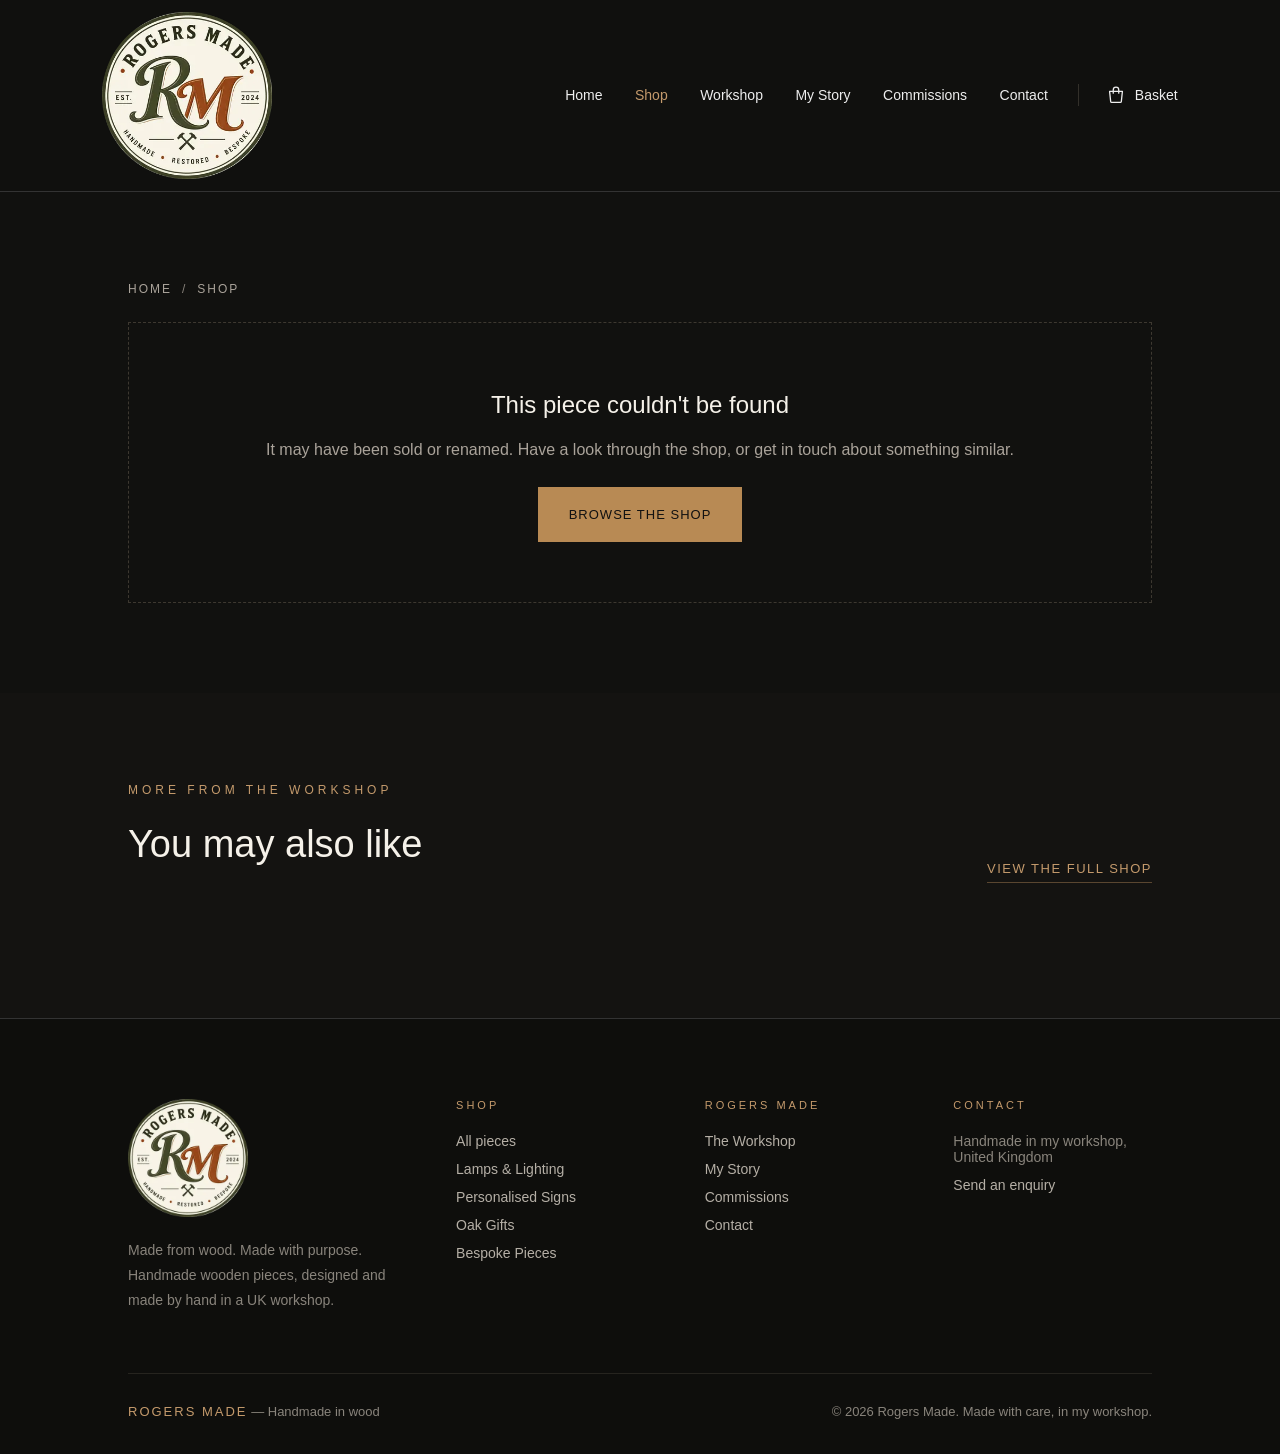
<file: product.html>
<!DOCTYPE html>
<html lang="en-GB">
<head>
<meta charset="UTF-8">
<meta name="viewport" content="width=device-width, initial-scale=1.0">
<title>Product | Rogers Made</title>
<meta name="description" content="Handmade wooden pieces from Rogers Made, designed and made by hand in a UK workshop.">
<meta name="theme-color" content="#11110f">
<link rel="icon" href="/favicon.ico" sizes="16x16 32x32 48x48">
<link rel="icon" href="/assets/images/favicon-192.png" type="image/png" sizes="192x192">
<link rel="apple-touch-icon" href="/assets/images/apple-touch-icon.png">
<script>document.documentElement.classList.add("js")</script>
<link rel="stylesheet" href="/assets/css/styles.css">
</head>

<body>
<a class="skip-link" href="#main">Skip to content</a>

<header class="site-header has-basket">
  <a class="logo" href="/" aria-label="Rogers Made home"><img src="/assets/images/brand/rogers-made-logo-320.webp" srcset="/assets/images/brand/rogers-made-logo-160.webp 160w, /assets/images/brand/rogers-made-logo-320.webp 320w, /assets/images/brand/rogers-made-logo-480.webp 480w, /assets/images/brand/rogers-made-logo-640.webp 640w" sizes="(max-width: 800px) 128px, 170px" width="160" height="157" alt="Rogers Made"></a>
  <button class="nav-toggle" type="button" aria-expanded="false" aria-controls="site-nav" aria-label="Open menu"><span></span></button>
  <nav class="site-nav" id="site-nav" aria-label="Main">
    <a href="/">Home</a>
    <a href="/shop" aria-current="page">Shop</a>
    <a href="/workshop">Workshop</a>
    <a href="/my-story">My Story</a>
    <a href="/#commissions">Commissions</a>
    <a href="/#contact">Contact</a>
  </nav>
  <a class="header-basket" href="/basket" data-basket-link aria-label="Basket"><svg viewBox="0 0 24 24" fill="none" stroke="currentColor" stroke-width="1.4" stroke-linecap="round" stroke-linejoin="round" aria-hidden="true"><path d="M5 8h14l-1.2 11.2a1 1 0 0 1-1 .8H7.2a1 1 0 0 1-1-.8L5 8z"/><path d="M9 10V6.5a3 3 0 0 1 6 0V10"/></svg><span class="header-basket-label">Basket</span><span class="header-basket-count" data-basket-count hidden>0</span></a>
</header>
<div class="nav-backdrop" aria-hidden="true"></div>

<main id="main">

<section class="section">
  <div class="breadcrumb" data-breadcrumb><a href="/">Home</a><span>/</span><a href="/shop">Shop</a></div>
  <div data-product-detail>
    <div class="product-detail" aria-hidden="true">
      <div class="gallery-main skeleton-line" style="width:100%;height:auto;margin:0"></div>
      <div><div class="skeleton-line short"></div><div class="skeleton-line"></div><div class="skeleton-line"></div><div class="skeleton-line short"></div></div>
    </div>
  </div>
  <noscript><p class="section-intro">Please enable JavaScript to view this product, or <a href="/#contact">get in touch</a> to ask about it.</p></noscript>
</section>

<section class="section categories-section" data-related>
  <div class="section-head">
    <div>
      <div class="eyebrow">More from the workshop</div>
      <h2 class="section-title">You may also like</h2>
    </div>
    <a class="text-link" href="/shop">View the full shop</a>
  </div>
  <div class="products" data-related-grid></div>
</section>
</main>

<footer class="site-footer">
  <div class="footer-top">
    <div class="footer-brand">
      <a class="logo" href="/" aria-label="Rogers Made home"><img src="/assets/images/brand/rogers-made-logo-320.webp" srcset="/assets/images/brand/rogers-made-logo-160.webp 160w, /assets/images/brand/rogers-made-logo-320.webp 320w, /assets/images/brand/rogers-made-logo-480.webp 480w, /assets/images/brand/rogers-made-logo-640.webp 640w" sizes="120px" width="160" height="157" alt="Rogers Made" loading="lazy"></a>
      <p>Made from wood. Made with purpose. Handmade wooden pieces, designed and made by hand in a UK workshop.</p>
      <div class="socials" data-socials></div>
    </div>
    <div>
      <h4>Shop</h4>
      <ul>
        <li><a href="/shop">All pieces</a></li>
        <li><a href="/shop?category=lamps">Lamps &amp; Lighting</a></li>
        <li><a href="/shop?category=signs">Personalised Signs</a></li>
        <li><a href="/shop?category=oak-gifts">Oak Gifts</a></li>
        <li><a href="/shop?category=bespoke">Bespoke Pieces</a></li>
      </ul>
    </div>
    <div>
      <h4>Rogers Made</h4>
      <ul>
        <li><a href="/workshop">The Workshop</a></li>
        <li><a href="/my-story">My Story</a></li>
        <li><a href="/#commissions">Commissions</a></li>
        <li><a href="/#contact">Contact</a></li>
      </ul>
    </div>
    <div>
      <h4>Contact</h4>
      <ul>
        <li data-setting-row><span data-setting="email"></span></li>
        <li data-setting-row><span data-setting="phone"></span></li>
        <li data-setting-row><span data-setting="location"></span></li>
        <li><a href="/#contact">Send an enquiry</a></li>
      </ul>
    </div>
  </div>
  <div class="footer-bottom">
    <div><strong>ROGERS MADE</strong> — Handmade in wood</div>
    <div>&copy; <span data-year>2026</span> Rogers Made. Made with care, in my workshop.</div>
  </div>
</footer>

<script src="/assets/js/settings.js"></script>
<script src="/assets/js/products.js"></script>
<script src="/assets/js/main.js"></script>
</body>
</html>
</file>
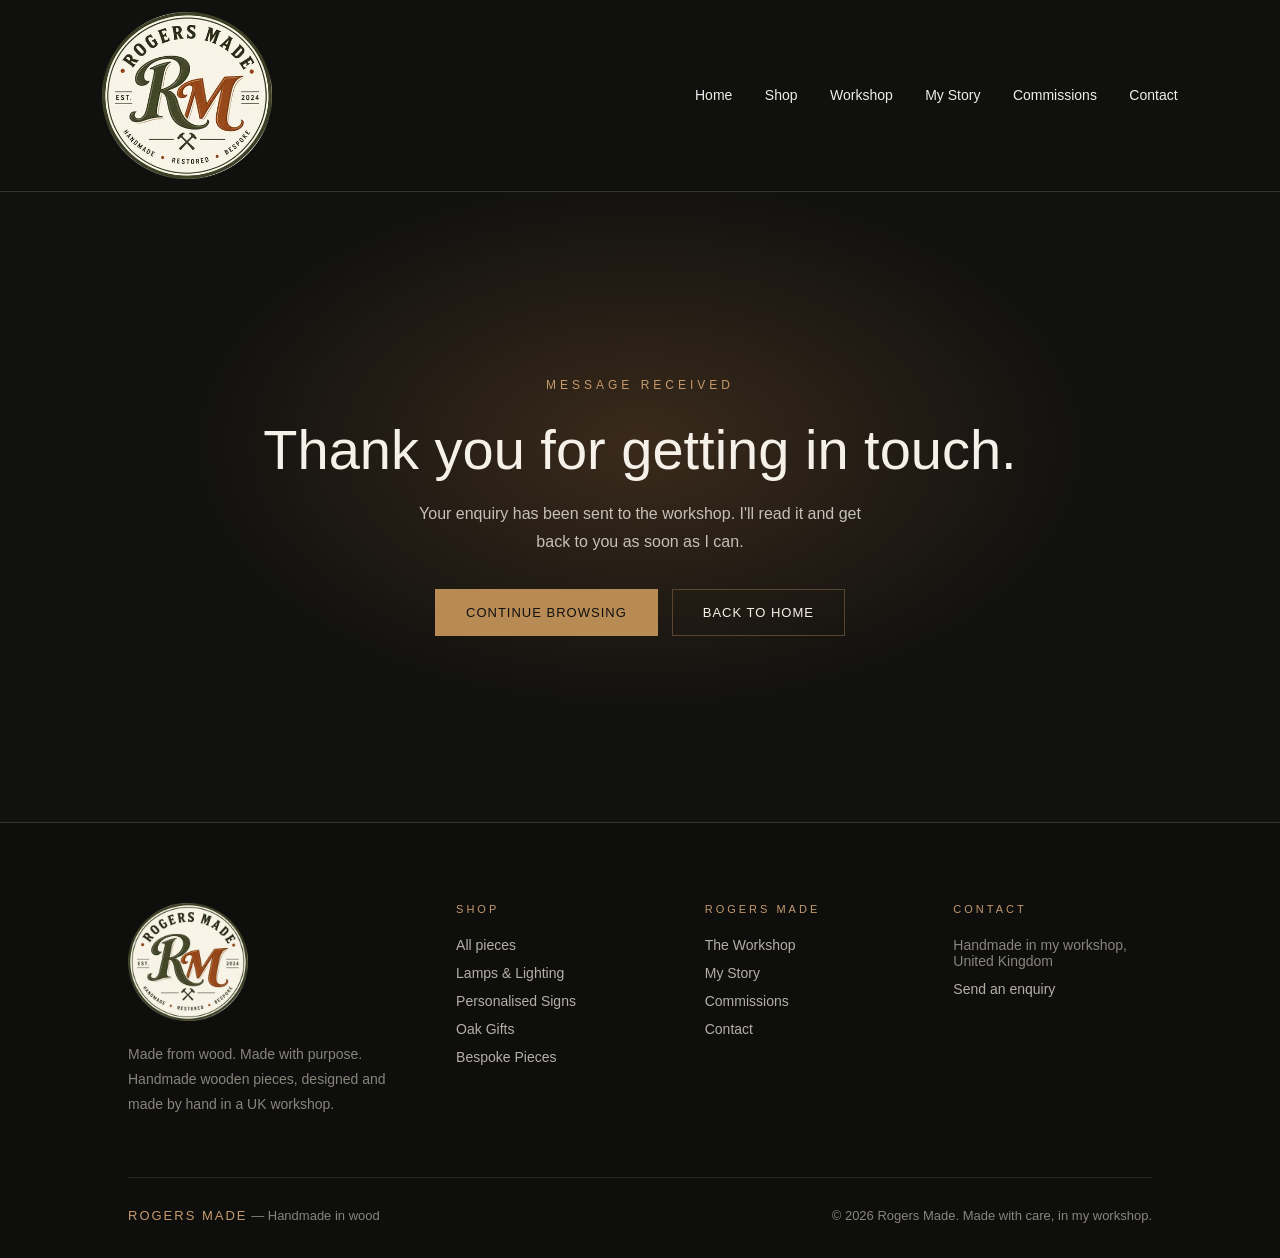
<file: thank-you.html>
<!DOCTYPE html>
<html lang="en-GB">
<head>
<meta charset="UTF-8">
<meta name="viewport" content="width=device-width, initial-scale=1.0">
<title>Thank you | Rogers Made</title>
<meta name="description" content="Thank you for getting in touch with Rogers Made.">
<meta name="theme-color" content="#11110f">
<meta name="robots" content="noindex">
<link rel="icon" href="/favicon.ico" sizes="16x16 32x32 48x48">
<link rel="icon" href="/assets/images/favicon-192.png" type="image/png" sizes="192x192">
<link rel="apple-touch-icon" href="/assets/images/apple-touch-icon.png">
<script>document.documentElement.classList.add("js")</script>
<link rel="stylesheet" href="/assets/css/styles.css">
</head>

<body>
<a class="skip-link" href="#main">Skip to content</a>

<header class="site-header">
  <a class="logo" href="/" aria-label="Rogers Made home"><img src="/assets/images/brand/rogers-made-logo-320.webp" srcset="/assets/images/brand/rogers-made-logo-160.webp 160w, /assets/images/brand/rogers-made-logo-320.webp 320w, /assets/images/brand/rogers-made-logo-480.webp 480w, /assets/images/brand/rogers-made-logo-640.webp 640w" sizes="(max-width: 800px) 128px, 170px" width="160" height="157" alt="Rogers Made"></a>
  <button class="nav-toggle" type="button" aria-expanded="false" aria-controls="site-nav" aria-label="Open menu"><span></span></button>
  <nav class="site-nav" id="site-nav" aria-label="Main">
    <a href="/">Home</a>
    <a href="/shop">Shop</a>
    <a href="/workshop">Workshop</a>
    <a href="/my-story">My Story</a>
    <a href="/#commissions">Commissions</a>
    <a href="/#contact">Contact</a>
  </nav>
</header>
<div class="nav-backdrop" aria-hidden="true"></div>

<main id="main">

<section class="message-page">
  <div>
    <div class="eyebrow">Message received</div>
    <h1>Thank you for getting in touch.</h1>
    <p>Your enquiry has been sent to the workshop. I'll read it and get back to you as soon as I can.</p>
    <div class="hero-actions" style="justify-content:center">
      <a class="button" href="/shop">Continue browsing</a>
      <a class="button button-outline" href="/">Back to home</a>
    </div>
  </div>
</section>
</main>

<footer class="site-footer">
  <div class="footer-top">
    <div class="footer-brand">
      <a class="logo" href="/" aria-label="Rogers Made home"><img src="/assets/images/brand/rogers-made-logo-320.webp" srcset="/assets/images/brand/rogers-made-logo-160.webp 160w, /assets/images/brand/rogers-made-logo-320.webp 320w, /assets/images/brand/rogers-made-logo-480.webp 480w, /assets/images/brand/rogers-made-logo-640.webp 640w" sizes="120px" width="160" height="157" alt="Rogers Made" loading="lazy"></a>
      <p>Made from wood. Made with purpose. Handmade wooden pieces, designed and made by hand in a UK workshop.</p>
      <div class="socials" data-socials></div>
    </div>
    <div>
      <h4>Shop</h4>
      <ul>
        <li><a href="/shop">All pieces</a></li>
        <li><a href="/shop?category=lamps">Lamps &amp; Lighting</a></li>
        <li><a href="/shop?category=signs">Personalised Signs</a></li>
        <li><a href="/shop?category=oak-gifts">Oak Gifts</a></li>
        <li><a href="/shop?category=bespoke">Bespoke Pieces</a></li>
      </ul>
    </div>
    <div>
      <h4>Rogers Made</h4>
      <ul>
        <li><a href="/workshop">The Workshop</a></li>
        <li><a href="/my-story">My Story</a></li>
        <li><a href="/#commissions">Commissions</a></li>
        <li><a href="/#contact">Contact</a></li>
      </ul>
    </div>
    <div>
      <h4>Contact</h4>
      <ul>
        <li data-setting-row><span data-setting="email"></span></li>
        <li data-setting-row><span data-setting="phone"></span></li>
        <li data-setting-row><span data-setting="location"></span></li>
        <li><a href="/#contact">Send an enquiry</a></li>
      </ul>
    </div>
  </div>
  <div class="footer-bottom">
    <div><strong>ROGERS MADE</strong> — Handmade in wood</div>
    <div>&copy; <span data-year>2026</span> Rogers Made. Made with care, in my workshop.</div>
  </div>
</footer>

<script src="/assets/js/settings.js"></script>
<script src="/assets/js/products.js"></script>
<script src="/assets/js/main.js"></script>
</body>
</html>
</file>
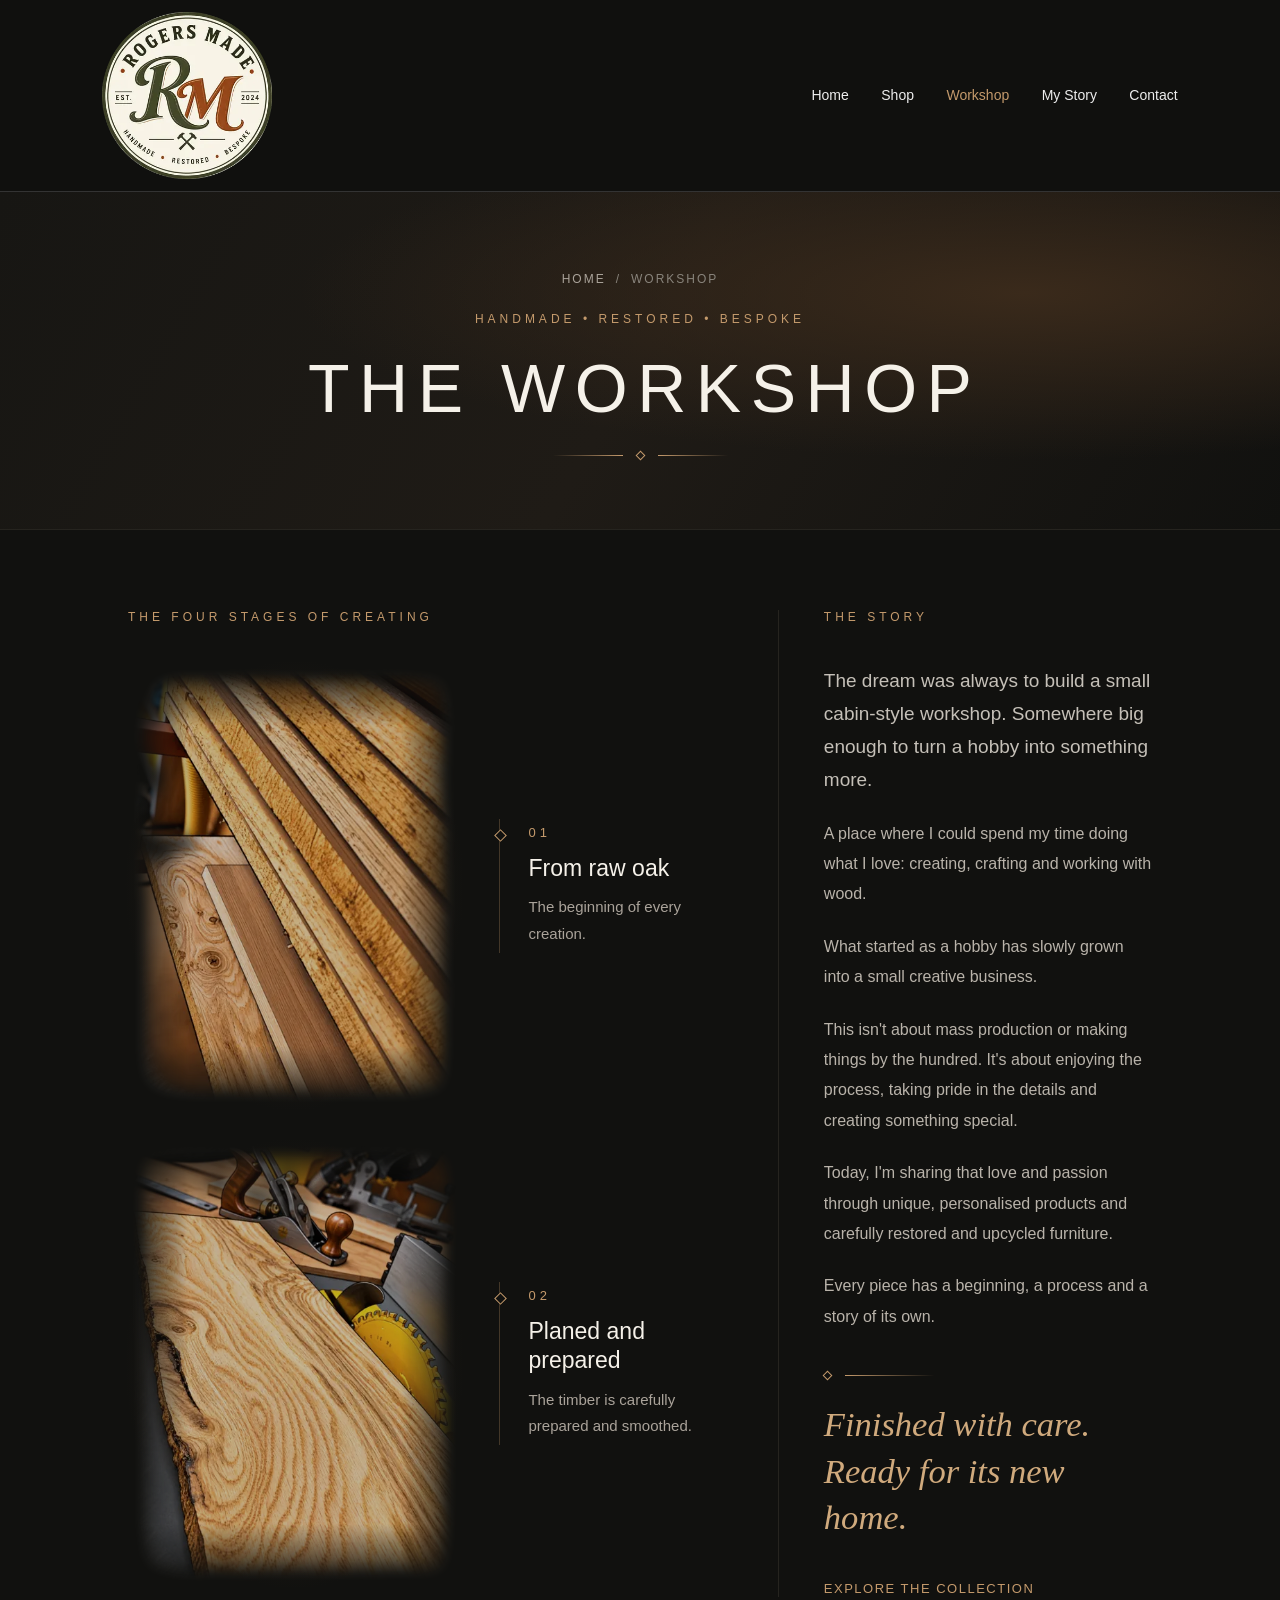
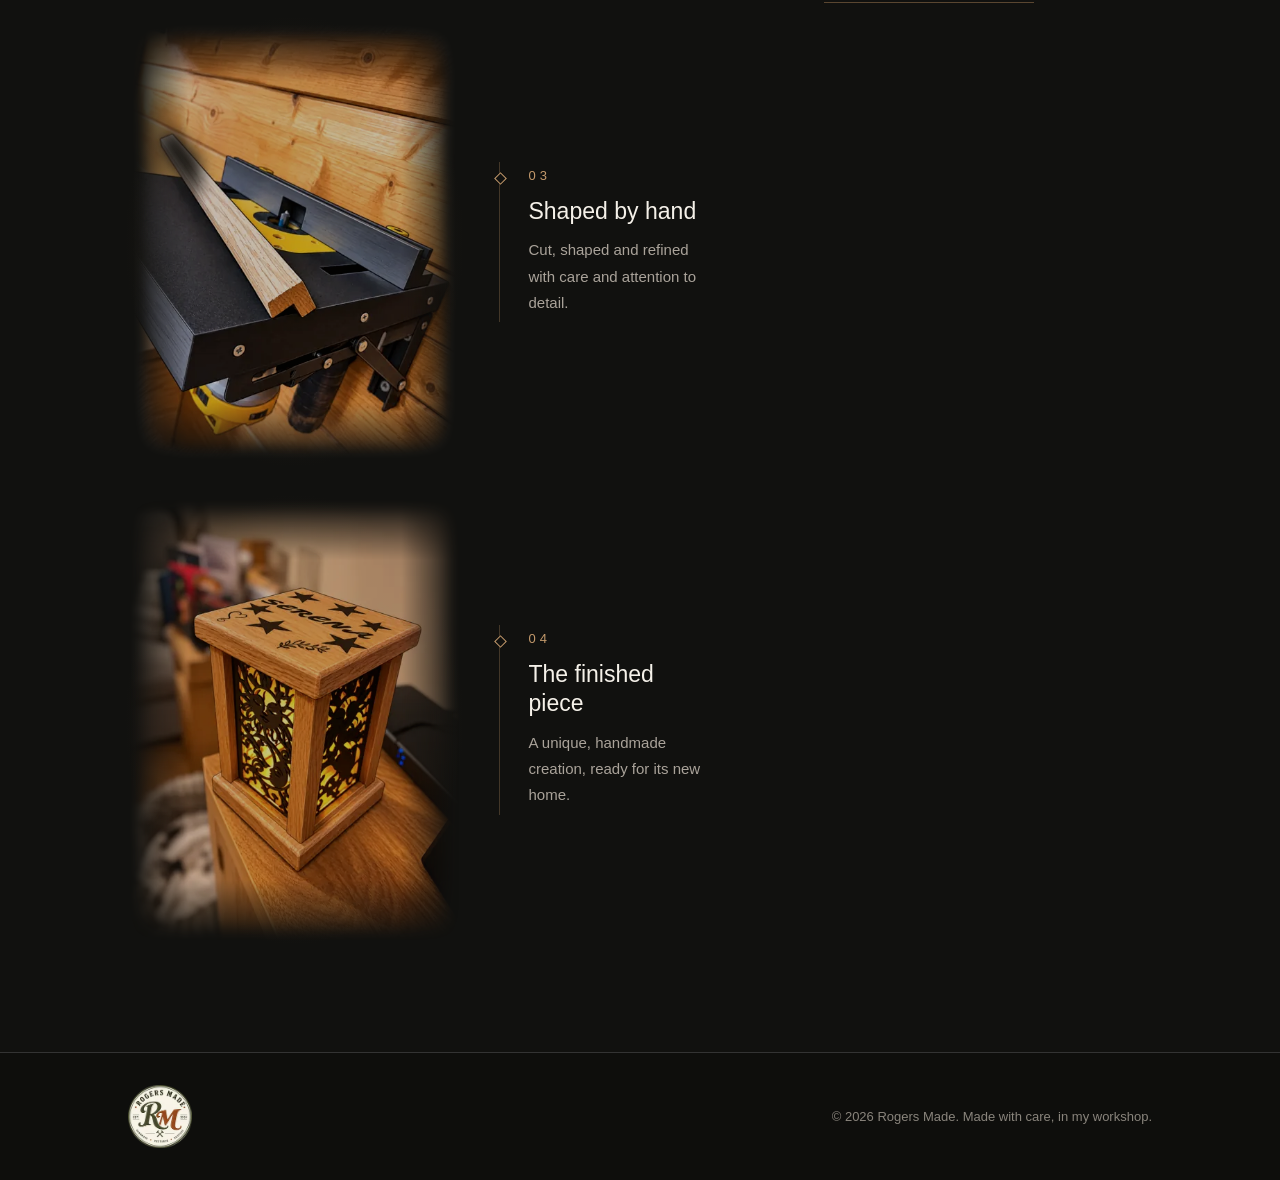
<file: workshop.html>
<!DOCTYPE html>
<html lang="en-GB">
<head>
<meta charset="UTF-8">
<meta name="viewport" content="width=device-width, initial-scale=1.0">
<title>The Workshop | Rogers Made</title>
<meta name="description" content="Inside the Rogers Made workshop: from raw oak to a finished, handmade piece. A small cabin workshop where time, care and craftsmanship go into every creation.">
<meta name="theme-color" content="#11110f">
<meta property="og:type" content="website">
<meta property="og:title" content="The Workshop | Rogers Made">
<meta property="og:description" content="Every piece has a beginning, a process and a story of its own.">
<meta property="og:image" content="/assets/images/workshop/finished-piece-800.webp">
<link rel="icon" href="/favicon.ico" sizes="16x16 32x32 48x48">
<link rel="icon" href="/assets/images/favicon-192.png" type="image/png" sizes="192x192">
<link rel="apple-touch-icon" href="/assets/images/apple-touch-icon.png">
<script>document.documentElement.classList.add("js")</script>
<link rel="stylesheet" href="/assets/css/styles.css">
</head>

<body>
<a class="skip-link" href="#main">Skip to content</a>

<header class="site-header">
  <a class="logo" href="/" aria-label="Rogers Made home"><img src="/assets/images/brand/rogers-made-logo-320.webp" srcset="/assets/images/brand/rogers-made-logo-160.webp 160w, /assets/images/brand/rogers-made-logo-320.webp 320w, /assets/images/brand/rogers-made-logo-480.webp 480w, /assets/images/brand/rogers-made-logo-640.webp 640w" sizes="(max-width: 800px) 128px, 170px" width="160" height="157" alt="Rogers Made"></a>
  <button class="nav-toggle" type="button" aria-expanded="false" aria-controls="site-nav" aria-label="Open menu"><span></span></button>
  <nav class="site-nav" id="site-nav" aria-label="Main">
    <a href="/">Home</a>
    <a href="/shop">Shop</a>
    <a href="/workshop" aria-current="page">Workshop</a>
    <a href="/my-story">My Story</a>
    <a href="/#contact">Contact</a>
  </nav>
</header>
<div class="nav-backdrop" aria-hidden="true"></div>

<main id="main">

<!-- THE WORKSHOP — heading -->
<section class="page-hero wk-hero">
  <div class="breadcrumb"><a href="/">Home</a><span>/</span>Workshop</div>
  <div class="eyebrow">Handmade • Restored • Bespoke</div>
  <h1>The Workshop</h1>
  <div class="wk-ornament" aria-hidden="true"><span></span><i></i><span></span></div>
</section>

<section class="section wk-layout">

  <!-- LEFT: the four stages of creating (photos in assets/images/workshop/) -->
  <div class="wk-stages-col">
    <h2 class="eyebrow wk-col-label">The four stages of creating</h2>
    <ol class="wk-stages">
      <li class="wk-stage reveal">
        <figure class="wk-photo">
          <img src="/assets/images/workshop/raw-oak-800.webp" srcset="/assets/images/workshop/raw-oak-480.webp 480w, /assets/images/workshop/raw-oak-800.webp 800w" sizes="(max-width: 600px) 86vw, (max-width: 1100px) 46vw, 30vw" width="800" height="1067" alt="Boards of raw oak stacked on a timber rack in the workshop" loading="lazy" decoding="async">
        </figure>
        <div class="wk-stage-text">
          <span class="wk-num">01</span>
          <h3>From raw oak</h3>
          <p>The beginning of every creation.</p>
        </div>
      </li>
      <li class="wk-stage reveal">
        <figure class="wk-photo">
          <img src="/assets/images/workshop/planed-and-prepared-800.webp" srcset="/assets/images/workshop/planed-and-prepared-480.webp 480w, /assets/images/workshop/planed-and-prepared-800.webp 800w" sizes="(max-width: 600px) 86vw, (max-width: 1100px) 46vw, 30vw" width="800" height="1067" alt="A planed oak board with a live edge beside a hand plane and table saw" loading="lazy" decoding="async">
        </figure>
        <div class="wk-stage-text">
          <span class="wk-num">02</span>
          <h3>Planed and prepared</h3>
          <p>The timber is carefully prepared and smoothed.</p>
        </div>
      </li>
      <li class="wk-stage reveal">
        <figure class="wk-photo">
          <img src="/assets/images/workshop/shaped-by-hand-800.webp" srcset="/assets/images/workshop/shaped-by-hand-480.webp 480w, /assets/images/workshop/shaped-by-hand-800.webp 800w" sizes="(max-width: 600px) 86vw, (max-width: 1100px) 46vw, 30vw" width="800" height="1067" alt="A length of oak with a freshly cut rebate resting on the router table" loading="lazy" decoding="async">
        </figure>
        <div class="wk-stage-text">
          <span class="wk-num">03</span>
          <h3>Shaped by hand</h3>
          <p>Cut, shaped and refined with care and attention to detail.</p>
        </div>
      </li>
      <li class="wk-stage reveal">
        <figure class="wk-photo">
          <img src="/assets/images/workshop/finished-piece-800.webp" srcset="/assets/images/workshop/finished-piece-480.webp 480w, /assets/images/workshop/finished-piece-800.webp 800w" sizes="(max-width: 600px) 86vw, (max-width: 1100px) 46vw, 30vw" width="800" height="1067" alt="A finished oak lantern engraved with the name Serena and stars, glowing warmly on a sideboard" loading="lazy" decoding="async">
        </figure>
        <div class="wk-stage-text">
          <span class="wk-num">04</span>
          <h3>The finished piece</h3>
          <p>A unique, handmade creation, ready for its new home.</p>
        </div>
      </li>
    </ol>
  </div>

  <!-- RIGHT: the story -->
  <article class="wk-story reveal reveal-delay-1">
    <h2 class="eyebrow wk-col-label">The story</h2>

    <p class="wk-lead">The dream was always to build a small cabin-style workshop. Somewhere big enough to turn a hobby into something more.</p>

    <p>A place where I could spend my time doing what I love: creating, crafting and working with wood.</p>

    <p>What started as a hobby has slowly grown into a small creative business.</p>

    <p>This isn't about mass production or making things by the hundred. It's about enjoying the process, taking pride in the details and creating something special.</p>

    <p>Today, I'm sharing that love and passion through unique, personalised products and carefully restored and upcycled furniture.</p>

    <p>Every piece has a beginning, a process and a story of its own.</p>

    <div class="wk-ornament wk-ornament-left" aria-hidden="true"><span></span><i></i><span></span></div>
    <p class="wk-script">Finished with care. Ready for its new home.</p>

    <a class="text-link" href="/shop">Explore the collection</a>
  </article>

</section>

</main>

<footer class="site-footer site-footer-minimal">
  <div class="footer-bottom">
    <a class="logo" href="/" aria-label="Rogers Made home"><img src="/assets/images/brand/rogers-made-logo-160.webp" srcset="/assets/images/brand/rogers-made-logo-160.webp 160w, /assets/images/brand/rogers-made-logo-320.webp 320w" sizes="64px" width="160" height="157" alt="Rogers Made" loading="lazy"></a>
    <div>&copy; <span data-year>2026</span> Rogers Made. Made with care, in my workshop.</div>
  </div>
</footer>

<script src="/assets/js/settings.js"></script>
<script src="/assets/js/products.js"></script>
<script src="/assets/js/main.js"></script>
</body>
</html>
</file>
<file: assets/css/styles.css>
/* =========================================================
   Rogers Made — site styles
   The first block keeps the original homepage styles; the
   sections below extend them in the same palette and type.
   ========================================================= */

:root {
  --bg: #11110f;
  --bg-raised: #1a1916;
  --card: #1b1a17;
  --line: #33302a;
  --line-soft: #26241f;
  --text: #f5f1e9;
  --text-soft: #c5c0b8;
  --muted: #aaa39a;
  --muted-2: #89847c;
  --oak: #b88a54;
  --gold: #c49a6c;
  --gold-light: #d0aa7d;
  --bronze: #80603e;
  --ease: cubic-bezier(.2, .7, .2, 1);
}

* {
  margin: 0;
  padding: 0;
  box-sizing: border-box;
}

html { scroll-behavior: smooth; }

body {
  background: #11110f;
  color: #f5f1e9;
  font-family: Arial, sans-serif;
  -webkit-font-smoothing: antialiased;
}

img { display: block; max-width: 100%; }

[hidden] { display: none !important; }

a { color: inherit; }

:focus-visible {
  outline: 2px solid var(--gold);
  outline-offset: 3px;
}

.skip-link {
  position: absolute;
  left: 16px;
  top: -60px;
  background: var(--oak);
  color: #111;
  padding: 10px 16px;
  z-index: 200;
  text-decoration: none;
  font-size: 13px;
}
.skip-link:focus { top: 16px; }

/* ---------- Header (original) ---------- */

header {
  padding: 25px 8%;
  display: flex;
  justify-content: space-between;
  align-items: center;
  border-bottom: 1px solid #333;
}

.site-header {
  position: sticky;
  top: 0;
  z-index: 100;
  background: rgba(17, 17, 15, .92);
  backdrop-filter: blur(10px);
  -webkit-backdrop-filter: blur(10px);
}

.logo {
  font-size: 28px;
  letter-spacing: 3px;
  font-weight: bold;
  text-decoration: none;
  color: #f5f1e9;
}

.logo span {
  color: #b88a54;
}

/* Rogers Made badge logo (header + footer) */
.site-header {
  padding-top: 12px;
  padding-bottom: 12px;
}
.logo:has(img) {
  display: inline-flex;
  flex-shrink: 0;
  line-height: 0;
  border-radius: 50%;
}
.logo img {
  width: 170px;
  height: auto;
  transition: transform .4s var(--ease), width .4s var(--ease);
}
/* Once the page is scrolled, the sticky header tucks the logo in */
.header-compact .site-header .logo img { width: 96px; }
.site-header { transition: padding .4s var(--ease); }
html { scroll-padding-top: 130px; }
.logo:hover img { transform: scale(1.04); }

nav a {
  color: #eee;
  text-decoration: none;
  margin-left: 28px;
  font-size: 14px;
  transition: color .25s;
}

nav a:hover,
nav a[aria-current="page"] {
  color: #c49a6c;
}

.nav-toggle {
  display: none;
  background: none;
  border: 1px solid var(--line);
  color: var(--text);
  width: 44px;
  height: 44px;
  cursor: pointer;
  position: relative;
}
.nav-toggle span,
.nav-toggle span::before,
.nav-toggle span::after {
  position: absolute;
  left: 11px;
  width: 20px;
  height: 1.5px;
  background: currentColor;
  content: "";
  transition: transform .3s var(--ease), opacity .3s;
}
.nav-toggle span { top: 21px; }
.nav-toggle span::before { left: 0; top: -6px; }
.nav-toggle span::after { left: 0; top: 6px; }
.nav-open .nav-toggle span { background: transparent; }
.nav-open .nav-toggle span::before { transform: translateY(6px) rotate(45deg); }
.nav-open .nav-toggle span::after { transform: translateY(-6px) rotate(-45deg); }

/* ---------- Hero (original) ---------- */

.hero {
  min-height: 78vh;
  display: flex;
  align-items: center;
  padding: 80px 10%;
  background:
    radial-gradient(ellipse at 75% 45%, #4a3421 0%, transparent 45%),
    linear-gradient(120deg, #171613, #252019, #11110f);
}

.hero-content {
  max-width: 650px;
}

/* Workshop photo, blended into the right of the hero */
.hero {
  position: relative;
  overflow: hidden;
}
.hero-content { position: relative; z-index: 1; }
.hero-visual {
  position: absolute;
  top: 0;
  right: 0;
  bottom: 0;
  width: 56%;
  pointer-events: none;
}
.hero-visual img {
  width: 100%;
  height: 100%;
  object-fit: contain;
  object-position: right center;
  opacity: .85;
  filter: brightness(.82) saturate(.85) contrast(1.05);
  -webkit-mask-image: linear-gradient(to right, transparent 0%, #000 34%, #000 92%, transparent 100%);
  mask-image: linear-gradient(to right, transparent 0%, #000 34%, #000 92%, transparent 100%);
  animation: heroPhotoIn 1.6s var(--ease) .2s both;
}
@keyframes heroPhotoIn {
  from { opacity: 0; transform: scale(1.03); }
  to { opacity: .85; transform: none; }
}

.eyebrow {
  color: #c49a6c;
  letter-spacing: 4px;
  text-transform: uppercase;
  font-size: 12px;
  margin-bottom: 25px;
}

.hero h1 {
  font-size: clamp(45px, 7vw, 82px);
  line-height: 1.05;
  font-weight: 500;
  margin-bottom: 25px;
}

.hero h1 span {
  color: #c49a6c;
}

.hero p {
  color: #c5c0b8;
  font-size: 18px;
  line-height: 1.8;
  max-width: 520px;
  margin-bottom: 35px;
}

.hero-actions {
  display: flex;
  flex-wrap: wrap;
  gap: 14px;
}

.button {
  display: inline-block;
  padding: 15px 30px;
  background: #b88a54;
  color: #111;
  text-decoration: none;
  font-size: 13px;
  letter-spacing: 1px;
  text-transform: uppercase;
  transition: 0.3s;
  border: 1px solid #b88a54;
  cursor: pointer;
  font-family: inherit;
  text-align: center;
}

.button:hover {
  background: #d0aa7d;
  border-color: #d0aa7d;
}

.button-outline {
  background: transparent;
  color: var(--text);
  border-color: #5a4630;
}
.button-outline:hover {
  background: transparent;
  color: var(--gold-light);
  border-color: var(--gold);
}

.button-small {
  padding: 11px 18px;
  font-size: 11px;
}

/* ---------- Sections (original) ---------- */

.section {
  padding: 90px 10%;
}

.section-title {
  font-size: 38px;
  font-weight: 400;
  margin-bottom: 15px;
  line-height: 1.2;
}

.section-intro {
  color: #aaa39a;
  margin-bottom: 45px;
  line-height: 1.7;
  max-width: 620px;
}

.section-head {
  display: flex;
  justify-content: space-between;
  align-items: flex-end;
  gap: 30px;
  flex-wrap: wrap;
  margin-bottom: 45px;
}
.section-head .section-intro { margin-bottom: 0; }

.text-link {
  color: var(--gold);
  text-decoration: none;
  font-size: 13px;
  letter-spacing: 1.5px;
  text-transform: uppercase;
  border-bottom: 1px solid #5a4630;
  padding-bottom: 6px;
  transition: color .25s, border-color .25s;
  white-space: nowrap;
}
.text-link:hover { color: var(--gold-light); border-color: var(--gold); }

.rule {
  width: 60px;
  height: 1px;
  background: var(--oak);
  margin: 0 0 28px;
  border: 0;
}

/* ---------- Product cards ---------- */

.products {
  display: grid;
  grid-template-columns: repeat(3, 1fr);
  gap: 25px;
}

.product {
  background: #1b1a17;
  border: 1px solid #33302a;
  transition: transform .35s var(--ease), border-color .35s;
  display: flex;
  flex-direction: column;
}

.product:hover {
  transform: translateY(-5px);
  border-color: #80603e;
}

.product-image {
  position: relative;
  aspect-ratio: 4 / 3.4;
  overflow: hidden;
  background:
    linear-gradient(145deg, #463626, #211a13 70%, #141311);
  display: flex;
  align-items: center;
  justify-content: center;
  color: #82715a;
  letter-spacing: 2px;
  font-size: 12px;
  text-decoration: none;
}

.product-image img {
  width: 100%;
  height: 100%;
  object-fit: cover;
  transition: transform 1s var(--ease), opacity .5s;
}

.product:hover .product-image img {
  transform: scale(1.05);
}

.product-image::after {
  content: "";
  position: absolute;
  inset: 0;
  background: linear-gradient(to top, rgba(17, 17, 15, .45), transparent 45%);
  pointer-events: none;
}

.product-badge {
  position: absolute;
  top: 16px;
  left: 16px;
  z-index: 2;
  background: rgba(17, 17, 15, .82);
  border: 1px solid #5a4630;
  color: var(--gold);
  font-size: 10px;
  letter-spacing: 2px;
  text-transform: uppercase;
  padding: 7px 11px;
}

/* SOLD label — set sold: true in products.js */
.product-badge.sold {
  background: var(--gold);
  border-color: var(--gold);
  color: #11110f;
  font-weight: 600;
  letter-spacing: 3px;
}
.product.is-sold .product-image img { opacity: .72; filter: saturate(.75); }
.product.is-sold:hover .product-image img { opacity: .85; }

.product-info {
  padding: 25px;
  display: flex;
  flex-direction: column;
  flex: 1;
}

.product-category {
  color: var(--gold);
  font-size: 11px;
  letter-spacing: 2.5px;
  text-transform: uppercase;
  margin-bottom: 12px;
}

.product-info h3 {
  font-size: 21px;
  font-weight: 400;
  margin-bottom: 10px;
}

.product-info h3 a { text-decoration: none; transition: color .25s; }
.product-info h3 a:hover { color: var(--gold-light); }

.product-info p {
  color: #aaa39a;
  font-size: 14px;
  line-height: 1.7;
}

.product-meta {
  margin-top: auto;
  padding-top: 22px;
  display: flex;
  align-items: center;
  justify-content: space-between;
  gap: 12px;
  flex-wrap: wrap;
  border-top: 1px solid var(--line-soft);
  margin-top: 22px;
}

.product-price {
  font-size: 18px;
  color: var(--text);
}
.product-price small {
  display: block;
  font-size: 11px;
  letter-spacing: 1.5px;
  text-transform: uppercase;
  color: var(--muted-2);
  margin-bottom: 4px;
}
.product-price.on-request { font-size: 14px; color: var(--text-soft); }

.product-actions { display: flex; gap: 8px; }

/* Skeleton while products load */
.product.skeleton { pointer-events: none; }
.skeleton .product-image { background: #1f1d19; }
.skeleton-line {
  height: 12px;
  background: #26241f;
  margin-bottom: 12px;
  width: 70%;
}
.skeleton-line.short { width: 40%; }
.skeleton .product-image,
.skeleton-line {
  animation: pulse 1.6s ease-in-out infinite;
}
@keyframes pulse { 50% { opacity: .5; } }

.empty-state {
  grid-column: 1 / -1;
  border: 1px dashed #3d3830;
  padding: 60px 30px;
  text-align: center;
  color: var(--muted);
  line-height: 1.8;
}
.empty-state h3 {
  font-weight: 400;
  font-size: 24px;
  color: var(--text);
  margin-bottom: 10px;
}
.empty-state .button { margin-top: 22px; }

/* ---------- Marquee band ---------- */

.band {
  border-top: 1px solid var(--line-soft);
  border-bottom: 1px solid var(--line-soft);
  overflow: hidden;
  background: #141311;
  padding: 22px 0;
}
.band-track {
  display: flex;
  gap: 50px;
  width: max-content;
  animation: marquee 40s linear infinite;
}
.band-track span {
  color: var(--muted);
  font-size: 12px;
  letter-spacing: 4px;
  text-transform: uppercase;
  white-space: nowrap;
  display: flex;
  align-items: center;
  gap: 50px;
}
.band-track span::after {
  content: "";
  width: 6px;
  height: 6px;
  background: var(--oak);
  transform: rotate(45deg);
}
@keyframes marquee { to { transform: translateX(-50%); } }

/* ---------- Categories ---------- */

.categories-section { background: #141311; }

.categories {
  display: grid;
  grid-template-columns: repeat(12, 1fr);
  grid-auto-rows: 260px;
  gap: 20px;
}

.category {
  position: relative;
  overflow: hidden;
  border: 1px solid var(--line);
  text-decoration: none;
  display: flex;
  align-items: flex-end;
  isolation: isolate;
}
.category:nth-child(1) { grid-column: span 7; grid-row: span 2; }
.category:nth-child(2) { grid-column: span 5; }
.category:nth-child(3) { grid-column: span 5; }
.category:nth-child(4) { grid-column: span 12; grid-row: span 1; }

.category img {
  position: absolute;
  inset: 0;
  width: 100%;
  height: 100%;
  object-fit: cover;
  z-index: -2;
  transition: transform 1.2s var(--ease);
  filter: saturate(.9);
}
.category::before {
  content: "";
  position: absolute;
  inset: 0;
  z-index: -1;
  background: linear-gradient(to top, rgba(14, 13, 11, .92) 5%, rgba(14, 13, 11, .35) 55%, rgba(14, 13, 11, .15));
  transition: background .5s;
}
.category:hover img { transform: scale(1.06); }
.category:hover { border-color: var(--bronze); }

.category-body {
  padding: 32px;
  width: 100%;
  display: flex;
  justify-content: space-between;
  align-items: flex-end;
  gap: 20px;
}
.category-number {
  color: var(--gold-light);
  text-shadow: 0 1px 8px rgba(0, 0, 0, .8);
  font-size: 12px;
  letter-spacing: 3px;
  margin-bottom: 12px;
  display: block;
}
.category h3 {
  font-size: clamp(22px, 2.4vw, 30px);
  font-weight: 400;
  margin-bottom: 8px;
}
.category p {
  color: var(--text-soft);
  text-shadow: 0 1px 8px rgba(0, 0, 0, .7);
  font-size: 14px;
  line-height: 1.6;
  max-width: 380px;
}
.category-arrow {
  flex-shrink: 0;
  width: 46px;
  height: 46px;
  border: 1px solid #6b5338;
  display: grid;
  place-items: center;
  color: var(--gold);
  transition: background .3s, color .3s, transform .3s var(--ease);
}
.category:hover .category-arrow {
  background: var(--oak);
  color: #111;
  transform: translateX(4px);
}

/* ---------- Workshop ---------- */

.workshop-intro {
  display: grid;
  grid-template-columns: 1.1fr 1fr;
  gap: 70px;
  align-items: center;
  margin-bottom: 80px;
}

.workshop-feature {
  position: relative;
  min-height: 460px;
}
.workshop-feature img {
  width: 100%;
  height: 460px;
  object-fit: cover;
  border: 1px solid var(--line);
}
.workshop-feature::before {
  content: "";
  position: absolute;
  inset: 22px -22px -22px 22px;
  border: 1px solid #4a3a28;
  z-index: -1;
}

.workshop-text p {
  color: #b9b3aa;
  line-height: 1.9;
  margin-bottom: 20px;
}

.process {
  display: grid;
  grid-template-columns: repeat(4, 1fr);
  gap: 22px;
  counter-reset: step;
}

.step {
  border-top: 1px solid var(--line);
  padding-top: 26px;
}
.step-image {
  aspect-ratio: 3 / 4;
  overflow: hidden;
  margin-bottom: 26px;
  background: #1b1a17;
}
.step-image img {
  width: 100%;
  height: 100%;
  object-fit: cover;
  transition: transform 1.2s var(--ease);
}
.step:hover .step-image img { transform: scale(1.05); }
.step:nth-child(even) { margin-top: 60px; }

.step-number {
  color: var(--gold);
  font-size: 12px;
  letter-spacing: 3px;
  display: block;
  margin-bottom: 12px;
}
.step h3 {
  font-size: 20px;
  font-weight: 400;
  margin-bottom: 10px;
}
.step p {
  color: var(--muted);
  font-size: 14px;
  line-height: 1.75;
}

/* ---------- Story (original + extended) ---------- */

.story {
  background: #1a1916;
  display: grid;
  grid-template-columns: 1fr 1fr;
  gap: 60px;
  align-items: center;
}

.story-image {
  min-height: 400px;
  position: relative;
  overflow: hidden;
  background:
    linear-gradient(135deg, #59432b, #30251b, #161411);
  display: flex;
  justify-content: center;
  align-items: center;
  color: #96816a;
  letter-spacing: 3px;
}
.story-image img {
  position: absolute;
  inset: 0;
  width: 100%;
  height: 100%;
  object-fit: cover;
}
.story-image figcaption {
  position: absolute;
  left: 24px;
  bottom: 24px;
  font-size: 11px;
  letter-spacing: 3px;
  text-transform: uppercase;
  color: var(--gold);
  background: rgba(17, 17, 15, .78);
  padding: 9px 13px;
  border: 1px solid #4a3a28;
}

.story-text p {
  color: #b9b3aa;
  line-height: 1.9;
  margin: 25px 0;
}

.story-facts {
  display: grid;
  grid-template-columns: repeat(3, 1fr);
  border-top: 1px solid var(--line);
  margin-top: 35px;
}
.story-facts div {
  padding: 24px 18px 0 0;
}
.story-facts strong {
  display: block;
  font-size: 26px;
  font-weight: 400;
  color: var(--gold);
  margin-bottom: 8px;
}
.story-facts span {
  font-size: 12px;
  letter-spacing: 1.5px;
  text-transform: uppercase;
  color: var(--muted);
  line-height: 1.6;
}

.signature {
  margin-top: 30px;
  font-size: 22px;
  font-style: italic;
  color: var(--text);
}
.signature span { color: var(--gold); }

/* ---------- Commissions ---------- */

.commissions {
  position: relative;
  overflow: hidden;
  isolation: isolate;
}
.commissions-bg {
  position: absolute;
  inset: 0;
  z-index: -1;
}
.commissions-bg img {
  width: 100%;
  height: 100%;
  object-fit: cover;
  opacity: .22;
}
.commissions-bg::after {
  content: "";
  position: absolute;
  inset: 0;
  background: linear-gradient(90deg, #11110f 20%, rgba(17, 17, 15, .75) 60%, rgba(17, 17, 15, .9));
}

.commissions-grid {
  display: grid;
  grid-template-columns: 1fr 1fr;
  gap: 80px;
  align-items: start;
}

.commission-types {
  list-style: none;
  margin: 30px 0 38px;
  display: grid;
  grid-template-columns: 1fr 1fr;
  gap: 14px 24px;
}
.commission-types li {
  color: var(--text-soft);
  font-size: 15px;
  padding-left: 22px;
  position: relative;
  line-height: 1.5;
}
.commission-types li::before {
  content: "";
  position: absolute;
  left: 0;
  top: 7px;
  width: 7px;
  height: 7px;
  border: 1px solid var(--oak);
  transform: rotate(45deg);
}

.commission-steps {
  list-style: none;
  border-left: 1px solid var(--line);
}
.commission-steps li {
  position: relative;
  padding: 0 0 38px 40px;
}
.commission-steps li:last-child { padding-bottom: 0; }
.commission-steps li::before {
  content: attr(data-step);
  position: absolute;
  left: -17px;
  top: -4px;
  width: 34px;
  height: 34px;
  display: grid;
  place-items: center;
  background: var(--bg);
  border: 1px solid var(--oak);
  color: var(--gold);
  font-size: 12px;
}
.commission-steps h3 {
  font-size: 19px;
  font-weight: 400;
  margin-bottom: 8px;
}
.commission-steps p {
  color: var(--muted);
  font-size: 14px;
  line-height: 1.75;
}

/* ---------- Contact ---------- */

.contact-section { background: #1a1916; }

.contact-grid {
  display: grid;
  grid-template-columns: 1fr 1.4fr;
  gap: 80px;
}

.contact-details {
  list-style: none;
  margin-top: 35px;
  border-top: 1px solid var(--line);
}
.contact-details li {
  padding: 20px 0;
  border-bottom: 1px solid var(--line);
  display: grid;
  gap: 6px;
}
.contact-details small {
  font-size: 11px;
  letter-spacing: 2.5px;
  text-transform: uppercase;
  color: var(--muted-2);
}
.contact-details a,
.contact-details span {
  color: var(--text);
  text-decoration: none;
  font-size: 16px;
  word-break: break-word;
}
.contact-details a:hover { color: var(--gold-light); }

.form {
  display: grid;
  grid-template-columns: 1fr 1fr;
  gap: 22px;
}
.form .full { grid-column: 1 / -1; }

.field label {
  display: block;
  font-size: 11px;
  letter-spacing: 2px;
  text-transform: uppercase;
  color: var(--muted);
  margin-bottom: 10px;
}
.field label .optional {
  color: var(--muted-2);
  letter-spacing: 1px;
  text-transform: none;
}

.field input,
.field select,
.field textarea {
  width: 100%;
  background: #12110f;
  border: 1px solid var(--line);
  color: var(--text);
  font-family: inherit;
  font-size: 15px;
  padding: 15px 16px;
  border-radius: 0;
  transition: border-color .25s, background .25s;
  -webkit-appearance: none;
  appearance: none;
}
.field select {
  background-image: linear-gradient(45deg, transparent 50%, var(--gold) 50%), linear-gradient(135deg, var(--gold) 50%, transparent 50%);
  background-position: calc(100% - 22px) 50%, calc(100% - 17px) 50%;
  background-size: 5px 5px;
  background-repeat: no-repeat;
  padding-right: 44px;
}
.field textarea { min-height: 160px; resize: vertical; line-height: 1.6; }
.field input:hover,
.field select:hover,
.field textarea:hover { border-color: #4a4338; }
.field input:focus,
.field select:focus,
.field textarea:focus {
  outline: none;
  border-color: var(--oak);
  background: #161512;
}
.field.invalid input,
.field.invalid select,
.field.invalid textarea { border-color: #b4604a; }
.field-error {
  display: none;
  color: #d98a74;
  font-size: 13px;
  margin-top: 8px;
}
.field.invalid .field-error { display: block; }

.hidden-field {
  position: absolute;
  left: -9999px;
  width: 1px;
  height: 1px;
  overflow: hidden;
}

.form-footer {
  display: flex;
  align-items: center;
  justify-content: space-between;
  gap: 20px;
  flex-wrap: wrap;
}
.form-note {
  color: var(--muted-2);
  font-size: 13px;
  line-height: 1.6;
  max-width: 340px;
}

.form .button[disabled] { opacity: .6; cursor: wait; }

.form-status {
  display: none;
  padding: 18px 20px;
  border: 1px solid;
  font-size: 14px;
  line-height: 1.6;
}
.form-status.error {
  display: block;
  border-color: #7a3e30;
  color: #e3a592;
  background: rgba(122, 62, 48, .12);
}

.form-success {
  display: none;
  border: 1px solid #5a4630;
  padding: 50px 40px;
  text-align: center;
  background: #161512;
}
.form-success.show { display: block; animation: fadeUp .6s var(--ease); }
.form-success h3 { font-size: 26px; font-weight: 400; margin: 18px 0 12px; }
.form-success p { color: var(--muted); line-height: 1.8; margin-bottom: 26px; }
.form-success .tick {
  width: 56px;
  height: 56px;
  border: 1px solid var(--oak);
  border-radius: 50%;
  display: inline-grid;
  place-items: center;
  color: var(--gold);
}

/* ---------- Footer ---------- */

.site-footer {
  border-top: 1px solid #333;
  padding: 80px 10% 35px;
  background: #0e0e0c;
  color: #89847c;
  font-size: 14px;
}

.footer-top {
  display: grid;
  grid-template-columns: 1.4fr 1fr 1fr 1fr;
  gap: 50px;
  padding-bottom: 60px;
  border-bottom: 1px solid var(--line-soft);
}

.footer-brand p {
  margin-top: 18px;
  line-height: 1.8;
  max-width: 300px;
}
.footer-brand .logo { font-size: 24px; }
.footer-brand .logo img { width: 120px; }

.site-footer h4 {
  color: var(--gold);
  font-size: 11px;
  letter-spacing: 3px;
  text-transform: uppercase;
  font-weight: normal;
  margin-bottom: 22px;
}
.site-footer ul { list-style: none; }
.site-footer li { margin-bottom: 12px; }
.site-footer li a {
  color: #b5afa6;
  text-decoration: none;
  transition: color .25s;
}
.site-footer li a:hover { color: var(--gold-light); }

.socials {
  display: flex;
  gap: 10px;
  margin-top: 24px;
  flex-wrap: wrap;
}
.socials a {
  width: 42px;
  height: 42px;
  border: 1px solid var(--line);
  display: grid;
  place-items: center;
  color: var(--text-soft);
  transition: border-color .25s, color .25s, background .25s;
}
.socials a:hover { border-color: var(--oak); color: var(--gold-light); }
.socials svg { width: 18px; height: 18px; }

.footer-bottom {
  padding-top: 30px;
  display: flex;
  justify-content: space-between;
  flex-wrap: wrap;
  gap: 20px;
  font-size: 13px;
}
.footer-bottom strong {
  color: #c49a6c;
  letter-spacing: 2px;
  font-weight: normal;
}

/* ---------- Home: collection tiles ---------- */

.collection-tiles {
  display: grid;
  grid-template-columns: repeat(3, 1fr);
  gap: 25px;
}
.collection-tile {
  position: relative;
  overflow: hidden;
  aspect-ratio: 4 / 5;
  margin: 0;
  border: 1px solid var(--line);
  background: linear-gradient(135deg, #59432b, #30251b, #161411);
  display: flex;
  align-items: flex-end;
  isolation: isolate;
  transition: border-color .35s;
}
.collection-tile img {
  position: absolute;
  inset: 0;
  width: 100%;
  height: 100%;
  object-fit: cover;
  z-index: -2;
  transition: transform 1.2s var(--ease);
}
.collection-tile::before {
  content: "";
  position: absolute;
  inset: 0;
  z-index: -1;
  background: linear-gradient(to top, rgba(14, 13, 11, .82) 0%, rgba(14, 13, 11, .3) 26%, rgba(14, 13, 11, 0) 50%);
}
.collection-tile figcaption {
  padding: 26px 28px;
  font-size: clamp(20px, 1.9vw, 26px);
  font-weight: 400;
  color: var(--text);
  text-shadow: 0 1px 8px rgba(0, 0, 0, .6);
}
@media (hover: hover) and (min-width: 801px) {
  .collection-tile:hover { border-color: var(--bronze); }
  .collection-tile:hover img { transform: scale(1.05); }
}

/* ---------- Minimal footer (home) ---------- */

.site-footer-minimal { padding: 32px 10%; }
.site-footer-minimal .footer-bottom { padding-top: 0; align-items: center; }
.site-footer-minimal .logo img { width: 64px; }

/* ---------- Shop & product pages ---------- */

.page-hero {
  padding: 90px 10% 60px;
  background:
    radial-gradient(ellipse at 80% 30%, #3a2a1b 0%, transparent 50%),
    linear-gradient(120deg, #171613, #1f1b16, #11110f);
  border-bottom: 1px solid var(--line-soft);
}
.page-hero h1 {
  font-size: clamp(38px, 5vw, 60px);
  font-weight: 500;
  line-height: 1.1;
  margin-bottom: 18px;
}
.page-hero h1 span { color: var(--gold); }
.page-hero p {
  color: var(--text-soft);
  line-height: 1.8;
  max-width: 560px;
}

.breadcrumb {
  font-size: 12px;
  letter-spacing: 2px;
  text-transform: uppercase;
  color: var(--muted-2);
  margin-bottom: 26px;
}
.breadcrumb a { color: var(--muted); text-decoration: none; }
.breadcrumb a:hover { color: var(--gold); }
.breadcrumb span { margin: 0 10px; }

.filters {
  display: flex;
  flex-wrap: wrap;
  gap: 10px;
  margin-bottom: 45px;
}
.filter {
  background: transparent;
  border: 1px solid var(--line);
  color: var(--text-soft);
  padding: 11px 20px;
  font-family: inherit;
  font-size: 12px;
  letter-spacing: 1.5px;
  text-transform: uppercase;
  cursor: pointer;
  transition: border-color .25s, color .25s, background .25s;
}
.filter:hover { border-color: var(--bronze); color: var(--text); }
.filter[aria-pressed="true"] {
  background: var(--oak);
  border-color: var(--oak);
  color: #111;
}
.filter .count { opacity: .6; margin-left: 6px; }

.product-detail {
  display: grid;
  grid-template-columns: 1.15fr 1fr;
  gap: 70px;
  align-items: start;
}

.gallery { position: relative; }
.detail-sold { top: 18px; left: 18px; font-size: 11px; padding: 8px 14px; }
.gallery-main {
  position: relative;
  aspect-ratio: 4 / 3.6;
  background: #1b1a17;
  border: 1px solid var(--line);
  overflow: hidden;
}
.gallery-main img { width: 100%; height: 100%; object-fit: cover; }

/* Main photo — click/tap to open the full-screen viewer */
.gallery-zoom {
  display: block;
  width: 100%;
  height: 100%;
  padding: 0;
  border: 0;
  background: none;
  cursor: zoom-in;
  touch-action: pan-y;
}
.gallery-zoom > span[data-gallery-image] { display: block; width: 100%; height: 100%; }
.gallery-zoom img { transition: transform 1s var(--ease); }
.gallery-zoom:hover img { transform: scale(1.03); }
.gallery-zoom-hint {
  position: absolute;
  right: 16px;
  top: 16px;
  width: 40px;
  height: 40px;
  display: grid;
  place-items: center;
  background: rgba(17, 17, 15, .72);
  border: 1px solid #5a4630;
  color: var(--gold);
  opacity: .85;
  transition: opacity .25s, border-color .25s;
}
.gallery-zoom:hover .gallery-zoom-hint,
.gallery-zoom:focus-visible .gallery-zoom-hint { opacity: 1; border-color: var(--gold); }
.gallery-zoom-hint svg { width: 18px; height: 18px; }

.gallery-arrow,
.viewer-arrow,
.viewer-close {
  position: absolute;
  z-index: 3;
  display: grid;
  place-items: center;
  width: 44px;
  height: 44px;
  padding: 0;
  background: rgba(17, 17, 15, .72);
  border: 1px solid #5a4630;
  color: var(--gold);
  cursor: pointer;
  transition: background .25s, border-color .25s, color .25s;
}
.gallery-arrow { top: 50%; transform: translateY(-50%); }
.gallery-arrow.prev, .viewer-arrow.prev { left: 14px; }
.gallery-arrow.next, .viewer-arrow.next { right: 14px; }
.gallery-arrow svg, .viewer-arrow svg, .viewer-close svg { width: 20px; height: 20px; }
.gallery-arrow.prev svg, .viewer-arrow.prev svg { transform: rotate(180deg); }
.gallery-arrow:hover, .viewer-arrow:hover, .viewer-close:hover {
  background: var(--gold);
  border-color: var(--gold);
  color: #11110f;
}
.gallery-count,
.viewer-count {
  position: absolute;
  z-index: 3;
  background: rgba(17, 17, 15, .78);
  border: 1px solid #5a4630;
  color: var(--gold);
  font-size: 11px;
  letter-spacing: 2px;
  padding: 7px 11px;
  pointer-events: none;
}
.gallery-count { left: 16px; bottom: 16px; }
.gallery-thumbs {
  display: grid;
  grid-template-columns: repeat(5, 1fr);
  gap: 12px;
  margin-top: 12px;
}
.gallery-thumbs button {
  aspect-ratio: 1;
  border: 1px solid var(--line);
  background: #1b1a17;
  padding: 0;
  cursor: pointer;
  overflow: hidden;
  opacity: .6;
  transition: opacity .25s, border-color .25s;
}
.gallery-thumbs button:hover,
.gallery-thumbs button[aria-current="true"] { opacity: 1; border-color: var(--oak); }
.gallery-thumbs img { width: 100%; height: 100%; object-fit: cover; }
/* Charts and similar images are shown in full, not cropped */
.product-image img.fit-contain,
.gallery-main img.fit-contain,
.gallery-thumbs img.fit-contain { object-fit: contain; }

/* Full-screen photo viewer */
body.viewer-open { overflow: hidden; }
.viewer {
  position: fixed;
  inset: 0;
  z-index: 1000;
  background: rgba(10, 10, 9, .985);
  -webkit-backdrop-filter: blur(8px);
  backdrop-filter: blur(8px);
  animation: viewer-in .3s var(--ease);
}
@keyframes viewer-in { from { opacity: 0; } to { opacity: 1; } }
.viewer-stage {
  position: absolute;
  inset: 0;
  display: flex;
  align-items: center;
  justify-content: center;
  padding: 70px 80px;
  touch-action: pan-y;
}
.viewer-stage img {
  max-width: 100%;
  max-height: 100%;
  width: auto;
  height: auto;
  object-fit: contain;
  border: 1px solid var(--line);
  box-shadow: 0 30px 80px rgba(0, 0, 0, .55);
}
.viewer-close { top: 18px; right: 18px; }
.viewer-arrow { top: 50%; transform: translateY(-50%); }
.viewer-count { left: 50%; bottom: 22px; transform: translateX(-50%); }

.detail-info { position: sticky; top: 120px; }
.detail-info h1 {
  font-size: clamp(32px, 3.6vw, 46px);
  font-weight: 400;
  line-height: 1.15;
  margin-bottom: 20px;
}
.detail-price {
  font-size: 24px;
  margin-bottom: 26px;
  padding-bottom: 26px;
  border-bottom: 1px solid var(--line);
}
.detail-price small {
  display: block;
  font-size: 11px;
  letter-spacing: 2px;
  text-transform: uppercase;
  color: var(--muted-2);
  margin-bottom: 6px;
}
.detail-description p {
  color: #b9b3aa;
  line-height: 1.9;
  margin-bottom: 18px;
}
.detail-list {
  list-style: none;
  margin: 28px 0 34px;
  border-top: 1px solid var(--line);
}
.detail-list li {
  display: flex;
  justify-content: space-between;
  gap: 20px;
  padding: 15px 0;
  border-bottom: 1px solid var(--line);
  font-size: 14px;
}
.detail-list li span:first-child {
  color: var(--muted-2);
  letter-spacing: 1.5px;
  text-transform: uppercase;
  font-size: 11px;
  padding-top: 2px;
}
.detail-list li span:last-child { color: var(--text-soft); text-align: right; }
.detail-actions { display: flex; flex-wrap: wrap; gap: 12px; }
.detail-note {
  margin-top: 24px;
  color: var(--muted-2);
  font-size: 13px;
  line-height: 1.7;
}

/* ---------- Simple message pages ---------- */

.message-page {
  min-height: 70vh;
  display: grid;
  place-items: center;
  text-align: center;
  padding: 90px 8%;
  background:
    radial-gradient(ellipse at 50% 40%, #3a2a1b 0%, transparent 50%),
    #11110f;
}
.message-page h1 {
  font-size: clamp(36px, 5vw, 56px);
  font-weight: 500;
  margin-bottom: 18px;
}
.message-page p {
  color: var(--text-soft);
  line-height: 1.8;
  max-width: 480px;
  margin: 0 auto 32px;
}

/* ---------- Motion ---------- */

@keyframes fadeUp {
  from { opacity: 0; transform: translateY(24px); }
  to { opacity: 1; transform: none; }
}

.hero-content > * { animation: fadeUp 1s var(--ease) both; }
.hero-content > *:nth-child(2) { animation-delay: .12s; }
.hero-content > *:nth-child(3) { animation-delay: .24s; }
.hero-content > *:nth-child(4) { animation-delay: .36s; }

.js .reveal {
  opacity: 0;
  transform: translateY(30px);
  transition: opacity .9s var(--ease), transform .9s var(--ease);
}
.js .reveal.is-visible { opacity: 1; transform: none; }
.js .reveal-delay-1 { transition-delay: .1s; }
.js .reveal-delay-2 { transition-delay: .2s; }
.js .reveal-delay-3 { transition-delay: .3s; }

@media (prefers-reduced-motion: reduce) {
  html { scroll-behavior: auto; }
  *, *::before, *::after {
    animation-duration: .01ms !important;
    animation-iteration-count: 1 !important;
    transition-duration: .01ms !important;
  }
  .js .reveal { opacity: 1; transform: none; }
}

/* ---------- Responsive ---------- */

@media (max-width: 1100px) {
  .products { grid-template-columns: repeat(2, 1fr); }
  .process { grid-template-columns: repeat(2, 1fr); }
  .step:nth-child(even) { margin-top: 0; }
  .footer-top { grid-template-columns: 1fr 1fr; }
  .commissions-grid,
  .contact-grid { gap: 50px; }
  nav a { margin-left: 20px; }
}

@media (max-width: 900px) {
  .workshop-intro,
  .commissions-grid,
  .contact-grid,
  .product-detail { grid-template-columns: 1fr; }
  .workshop-intro { gap: 50px; }
  .detail-info { position: static; }
  .categories { grid-auto-rows: 240px; }
  .category:nth-child(n) { grid-column: span 6; grid-row: span 1; }
  .category:nth-child(1) { grid-column: span 12; grid-row: span 1; }
  .category:nth-child(4) { grid-column: span 12; }
}

@media (max-width: 860px) {
  header {
    padding: 18px 6%;
  }
  /* A backdrop filter would trap the fixed menu inside the header */
  .site-header {
    backdrop-filter: none;
    -webkit-backdrop-filter: none;
    background: #11110f;
  }
  .nav-toggle { display: block; }
  .site-nav {
    position: fixed;
    top: 0;
    right: 0;
    bottom: 0;
    width: min(320px, 86vw);
    background: #141311;
    border-left: 1px solid var(--line);
    display: flex;
    flex-direction: column;
    padding: 100px 36px 36px;
    transform: translateX(100%);
    transition: transform .45s var(--ease);
    z-index: -1;
    height: 100vh;
    height: 100dvh;
  }
  .nav-open .site-nav { transform: none; }
  .site-nav a {
    margin: 0;
    padding: 18px 0;
    border-bottom: 1px solid var(--line-soft);
    font-size: 16px;
    letter-spacing: 1px;
  }
  .nav-backdrop {
    position: fixed;
    inset: 0;
    background: rgba(0, 0, 0, .5);
    opacity: 0;
    pointer-events: none;
    transition: opacity .4s;
    z-index: 90;
  }
  .nav-open .nav-backdrop { opacity: 1; pointer-events: auto; }
  .nav-open { overflow: hidden; }
}

@media (max-width: 800px) {
  .logo { font-size: 22px; }
  .site-header .logo img { width: 128px; }
  .header-compact .site-header .logo img,
  .nav-open .site-header .logo img { width: 76px; }
  .site-header { padding-top: 10px; padding-bottom: 10px; }
  html { scroll-padding-top: 105px; }

  .hero {
    min-height: 65vh;
    padding: 70px 7%;
  }
  .hero {
    flex-direction: column;
    align-items: stretch;
    padding-bottom: 0;
  }
  .hero-visual {
    position: relative;
    width: auto;
    height: 380px;
    margin: 10px -7% 0;
  }
  .hero-visual img {
    object-position: center top;
    -webkit-mask-image: linear-gradient(to bottom, transparent 0%, #000 22%, #000 70%, transparent 100%);
    mask-image: linear-gradient(to bottom, transparent 0%, #000 22%, #000 70%, transparent 100%);
  }


  .section {
    padding: 65px 7%;
  }
  .page-hero { padding: 65px 7% 45px; }

  .section-title { font-size: 31px; }

  .products {
    grid-template-columns: 1fr;
  }

  .story {
    grid-template-columns: 1fr;
    gap: 35px;
  }

  .story-image {
    min-height: 320px;
  }

  .categories { grid-auto-rows: 230px; gap: 14px; }
  .category:nth-child(n) { grid-column: span 12; }
  .category-body { padding: 24px; }

  .process { grid-template-columns: 1fr 1fr; gap: 18px; }
  .step-image { aspect-ratio: 1; }

  .workshop-feature img { height: 340px; }
  .workshop-feature { min-height: 340px; }
  .workshop-feature::before { inset: 14px -10px -14px 14px; }

  .commission-types { grid-template-columns: 1fr; }

  .form { grid-template-columns: 1fr; }

  .site-footer { padding: 60px 7% 30px; }
  .footer-top { grid-template-columns: 1fr 1fr; gap: 40px; }
  .footer-brand { grid-column: 1 / -1; }

  .collection-tiles { grid-template-columns: 1fr; gap: 18px; }
  .collection-tile { aspect-ratio: 1 / 1; }
  .collection-tile figcaption { padding: 22px 24px; }
  .site-footer-minimal { padding: 28px 7%; }
}

@media (max-width: 520px) {
  .process { grid-template-columns: 1fr; }
  .step-image { aspect-ratio: 4 / 3; }
  .story-facts { grid-template-columns: 1fr; }
  .story-facts div { padding: 18px 0; border-bottom: 1px solid var(--line-soft); }
  .hero-actions .button { flex: 1 1 100%; }
  /* Keep the hero tagline on one line on phones */
  .hero .eyebrow { letter-spacing: 3px; }
  .product-meta { flex-direction: column; align-items: flex-start; }
  .gallery-thumbs { grid-template-columns: repeat(5, 1fr); gap: 8px; margin-top: 8px; }
  .gallery-arrow { width: 38px; height: 38px; }
  .gallery-arrow.prev { left: 10px; }
  .gallery-arrow.next { right: 10px; }
  .viewer-stage { padding: 66px 12px 70px; }
  .viewer-arrow { top: auto; bottom: 14px; transform: none; }
  .viewer-count { bottom: 26px; }
  .form-success { padding: 40px 22px; }
}

@media (max-width: 380px) {
  .hero .eyebrow { letter-spacing: 2.2px; }
}

@media (max-width: 340px) {
  .hero .eyebrow { font-size: 11px; letter-spacing: 2px; }
}

/* =========================================================
   Workshop page (/workshop)
   Scoped with the wk- prefix so no other page is affected.
   Photos reuse the homepage hero treatment: illustrated
   images with transparent feathered edges, the same soft
   filter, and a gradient mask that fades them into the
   charcoal background.
   ========================================================= */

.wk-hero {
  text-align: center;
  padding-top: 80px;
  padding-bottom: 70px;
}
.wk-hero h1 {
  text-transform: uppercase;
  letter-spacing: .14em;
  font-size: clamp(36px, 5.6vw, 68px);
  margin: 0 0 26px;
  padding-left: .14em; /* balances the trailing letter-spacing */
}

/* Fine gold line, diamond, fine gold line */
.wk-ornament {
  display: flex;
  align-items: center;
  justify-content: center;
  gap: 14px;
}
.wk-ornament span {
  width: 70px;
  height: 1px;
  background: linear-gradient(to right, transparent, var(--gold));
}
.wk-ornament span:last-child { background: linear-gradient(to left, transparent, var(--gold)); }
.wk-ornament i {
  width: 7px;
  height: 7px;
  border: 1px solid var(--gold);
  transform: rotate(45deg);
}
.wk-ornament-left { justify-content: flex-start; }
.wk-ornament-left span:first-child { display: none; }
.wk-ornament-left span:last-child { width: 90px; background: linear-gradient(to right, var(--gold), transparent); }

/* Two columns: stages left, story right */
.wk-layout {
  display: grid;
  grid-template-columns: minmax(0, 1.55fr) minmax(0, 1fr);
  gap: clamp(50px, 5.5vw, 90px);
  align-items: start;
  padding-top: 80px;
  padding-bottom: 110px;
}
.wk-col-label {
  font-weight: 400;
  margin-bottom: 40px;
}

/* ---------- The four stages ---------- */

.wk-stages {
  list-style: none;
  display: grid;
  gap: 34px;
}
.wk-stage {
  display: grid;
  grid-template-columns: minmax(0, 1.6fr) minmax(0, 1fr);
  align-items: center;
  gap: clamp(24px, 3vw, 46px);
}

.wk-photo {
  position: relative;
  margin: 0;
  aspect-ratio: 3 / 4;
  isolation: isolate;
}
/* A faint warm glow behind each photo, as in the hero */
.wk-photo::before {
  content: "";
  position: absolute;
  inset: -8%;
  z-index: -1;
  background: radial-gradient(ellipse at 50% 50%, rgba(74, 52, 33, .55) 0%, transparent 62%);
  pointer-events: none;
}
.wk-photo img {
  width: 100%;
  height: 100%;
  object-fit: cover;
  opacity: .92;
  filter: brightness(.82) saturate(.85) contrast(1.05);
  -webkit-mask-image:
    linear-gradient(to right, transparent 0%, #000 18%, #000 82%, transparent 100%),
    linear-gradient(to bottom, transparent 0%, #000 14%, #000 86%, transparent 100%);
  -webkit-mask-composite: source-in;
  mask-image:
    linear-gradient(to right, transparent 0%, #000 18%, #000 82%, transparent 100%),
    linear-gradient(to bottom, transparent 0%, #000 14%, #000 86%, transparent 100%);
  mask-composite: intersect;
}

.wk-stage-text {
  position: relative;
  padding: 6px 0 6px 28px;
  border-left: 1px solid rgba(196, 154, 108, .28);
}
.wk-stage-text::before {
  content: "";
  position: absolute;
  left: -4px;
  top: 12px;
  width: 7px;
  height: 7px;
  background: var(--bg);
  border: 1px solid var(--gold);
  transform: rotate(45deg);
}
.wk-num {
  display: block;
  color: var(--gold);
  font-size: 13px;
  letter-spacing: 4px;
  margin-bottom: 14px;
}
.wk-stage-text h3 {
  font-size: clamp(21px, 1.8vw, 26px);
  font-weight: 400;
  line-height: 1.25;
  margin-bottom: 12px;
  color: var(--text);
}
.wk-stage-text p {
  color: var(--muted);
  line-height: 1.75;
  font-size: 15px;
}

/* ---------- The story ---------- */

.wk-story {
  position: sticky;
  top: 150px;
  padding-left: clamp(30px, 3.5vw, 56px);
  border-left: 1px solid var(--line-soft);
}
.wk-story p {
  color: #b9b3aa;
  line-height: 1.9;
  margin: 0 0 22px;
}
.wk-story .wk-lead {
  color: var(--text-soft);
  font-size: 19px;
  line-height: 1.75;
}
.wk-story .wk-ornament { margin: 40px 0 22px; }
.wk-story .wk-script {
  font-family: "Snell Roundhand", "Apple Chancery", "Segoe Script", "Brush Script MT", "Lucida Handwriting", cursive;
  font-style: italic;
  font-size: clamp(28px, 2.7vw, 38px);
  line-height: 1.35;
  color: var(--gold-light);
  margin-bottom: 38px;
}

/* ---------- Responsive ---------- */

@media (max-width: 1100px) {
  .wk-layout { grid-template-columns: 1fr; gap: 70px; }
  .wk-stage { grid-template-columns: minmax(0, 1fr) minmax(0, 1fr); }
  .wk-story {
    position: static;
    max-width: 680px;
    padding-left: 0;
    border-left: 0;
    padding-top: 50px;
    border-top: 1px solid var(--line-soft);
  }
}

@media (max-width: 800px) {
  .wk-hero { padding-top: 60px; padding-bottom: 50px; }
  .wk-layout { padding-top: 55px; padding-bottom: 80px; }
  .wk-story .wk-lead { font-size: 17px; }
}

@media (max-width: 600px) {
  .wk-stages { gap: 46px; }
  .wk-stage { grid-template-columns: 1fr; gap: 6px; }
  .wk-photo { width: 100%; max-width: 440px; margin: 0 auto; }
  /* A slightly gentler fade keeps more of the photo on narrow screens */
  .wk-photo img {
    -webkit-mask-image:
      linear-gradient(to right, transparent 0%, #000 12%, #000 88%, transparent 100%),
      linear-gradient(to bottom, transparent 0%, #000 10%, #000 86%, transparent 100%);
    mask-image:
      linear-gradient(to right, transparent 0%, #000 12%, #000 88%, transparent 100%),
      linear-gradient(to bottom, transparent 0%, #000 10%, #000 86%, transparent 100%);
  }
  .wk-hero h1 { font-size: clamp(26px, 8.4vw, 40px); letter-spacing: .1em; padding-left: .1em; }
  /* Keep the tagline on one line on phones, as on the homepage hero */
  .wk-hero .eyebrow { letter-spacing: 3px; }
}

@media (max-width: 380px) {
  .wk-hero .eyebrow { letter-spacing: 2.2px; }
}

@media (max-width: 340px) {
  .wk-hero .eyebrow { font-size: 11px; letter-spacing: 2px; }
}

/* =========================================================
   My Story page (/my-story)
   Scoped with the ms- prefix so no other page is affected.
   Photos use the same feathered, faded edges as the homepage
   hero and Workshop page, with a lighter touch on the filter
   so these real photographs stay natural.
   ========================================================= */

.ms-block,
.ms-strip-wrap,
.ms-chapter { overflow-x: clip; }

.ms-block {
  padding-top: 70px;
  padding-bottom: 70px;
}
.ms-intro { padding-top: 90px; }

/* Text beside photographs */
.ms-split {
  display: grid;
  grid-template-columns: minmax(0, 1fr) minmax(0, 1fr);
  gap: clamp(50px, 6vw, 100px);
  align-items: center;
  max-width: 1180px;
  margin-left: auto;
  margin-right: auto;
}

.section.ms-split {
  max-width: none;
  padding-left: max(10%, calc((100% - 1180px) / 2));
  padding-right: max(10%, calc((100% - 1180px) / 2));
}

.ms-text { max-width: 540px; }
.ms-text .section-title { margin-bottom: 30px; }
.ms-text p {
  color: #b9b3aa;
  line-height: 1.9;
  margin: 0 0 22px;
}
.ms-text p:last-child { margin-bottom: 0; }
.ms-text .ms-lead {
  color: var(--text-soft);
  font-size: 19px;
  line-height: 1.75;
}

.ms-script,
.ms-text .ms-script {
  font-family: "Snell Roundhand", "Apple Chancery", "Segoe Script", "Brush Script MT", "Lucida Handwriting", cursive;
  font-style: italic;
  font-size: clamp(28px, 2.7vw, 38px);
  line-height: 1.35;
  color: var(--gold-light);
}

.ms-caption {
  grid-column: 1 / -1;
  margin-top: 18px;
  font-size: 11px;
  letter-spacing: 3px;
  text-transform: uppercase;
  color: var(--muted);
}
.ms-caption-center { text-align: center; }

/* ---------- Photographs ---------- */

.ms-photo {
  position: relative;
  margin: 0;
  isolation: isolate;
}
/* A faint warm glow behind each photo, as in the hero */
.ms-photo::before {
  content: "";
  position: absolute;
  inset: -8%;
  z-index: -1;
  background: radial-gradient(ellipse at 50% 50%, rgba(74, 52, 33, .5) 0%, transparent 62%);
  pointer-events: none;
}
.ms-photo img {
  width: 100%;
  height: 100%;
  object-fit: cover;
  opacity: .95;
  filter: brightness(.9) saturate(.94) contrast(1.03);
  -webkit-mask-image:
    linear-gradient(to right, transparent 0%, #000 15%, #000 85%, transparent 100%),
    linear-gradient(to bottom, transparent 0%, #000 13%, #000 87%, transparent 100%);
  -webkit-mask-composite: source-in;
  mask-image:
    linear-gradient(to right, transparent 0%, #000 15%, #000 85%, transparent 100%),
    linear-gradient(to bottom, transparent 0%, #000 13%, #000 87%, transparent 100%);
  mask-composite: intersect;
}
/* Wide photos need a narrower fade at the sides */
.ms-photo-wide img,
.ms-photo-landscape img {
  -webkit-mask-image:
    linear-gradient(to right, transparent 0%, #000 10%, #000 90%, transparent 100%),
    linear-gradient(to bottom, transparent 0%, #000 14%, #000 86%, transparent 100%);
  mask-image:
    linear-gradient(to right, transparent 0%, #000 10%, #000 90%, transparent 100%),
    linear-gradient(to bottom, transparent 0%, #000 14%, #000 86%, transparent 100%);
}

/* Two portrait photos, gently staggered */
.ms-pair {
  display: grid;
  grid-template-columns: minmax(0, 1fr) minmax(0, 1fr);
  gap: 22px;
  align-items: start;
  width: 100%;
  max-width: 600px;
  justify-self: center;
}
.ms-pair .ms-photo { aspect-ratio: 4 / 7; }
.ms-pair .ms-photo:nth-of-type(2) { margin-top: 80px; }
.ms-pair .ms-caption { text-align: right; }

/* The person behind the bench */
.ms-person {
  position: relative;
}
.ms-person::before {
  content: "";
  position: absolute;
  inset: 0;
  z-index: -1;
  background: radial-gradient(ellipse at 70% 50%, rgba(74, 52, 33, .35) 0%, transparent 55%);
  pointer-events: none;
}
.ms-person .wk-ornament { margin: 6px 0 26px; }
.ms-person .ms-text .ms-script { margin: 0; font-size: clamp(30px, 3.3vw, 46px); }
.ms-pair-person .ms-photo:first-of-type { aspect-ratio: 3 / 5; }
.ms-pair-person .ms-photo:first-of-type img { object-position: center 20%; }
.ms-pair-person .ms-photo:nth-of-type(2) { aspect-ratio: 9 / 10; margin-top: 150px; }

/* Wide strip of garden projects */
.ms-strip-wrap {
  padding: 10px 10% 40px;
}
.ms-strip {
  display: grid;
  grid-template-columns: minmax(0, 794fr) minmax(0, 406fr);
  gap: 10px;
  max-width: 1120px;
  margin: 0 auto;
}
.ms-strip .ms-photo:first-child { aspect-ratio: 794 / 330; }
.ms-strip .ms-photo:last-child { aspect-ratio: 406 / 330; }
.ms-strip-wrap .ms-caption { margin-top: 14px; }

/* A landscape photo above a smaller one */
.ms-stack {
  display: grid;
  width: 100%;
  max-width: 580px;
  justify-self: center;
}
.ms-stack .ms-photo-landscape { aspect-ratio: 600 / 350; }
.ms-stack .ms-photo-square {
  aspect-ratio: 294 / 326;
  width: 52%;
  justify-self: end;
  margin-top: 6px;
}
.ms-stack .ms-caption { margin-top: 12px; }

/* ---------- A new chapter ---------- */

.ms-chapter { padding-top: 90px; }
.ms-chapter-head {
  text-align: center;
  max-width: 700px;
  margin: 0 auto 70px;
}
.ms-chapter-head .section-title { margin-bottom: 24px; }
.ms-chapter-row + .ms-chapter-row { margin-top: 70px; }
.ms-photo-portrait {
  aspect-ratio: 292 / 518;
  width: 100%;
  max-width: 330px;
  justify-self: center;
}
.ms-chapter .ms-photo-landscape {
  aspect-ratio: 600 / 318;
  width: 100%;
  max-width: 600px;
  justify-self: center;
}

.ms-closing {
  max-width: 760px;
  margin: 100px auto 0;
  text-align: center;
}

/* The Wiltshire flag, feathered softly into the background */
.ms-flag {
  width: 300px;
  max-width: 70vw;
  margin: 46px auto 0;
}
.ms-flag img {
  width: 100%;
  height: auto;
  opacity: .88;
  -webkit-mask-image:
    linear-gradient(to right, transparent 0%, #000 9%, #000 91%, transparent 100%),
    linear-gradient(to bottom, transparent 0%, #000 9%, #000 93%, transparent 100%);
  -webkit-mask-composite: source-in;
  mask-image:
    linear-gradient(to right, transparent 0%, #000 9%, #000 91%, transparent 100%),
    linear-gradient(to bottom, transparent 0%, #000 9%, #000 93%, transparent 100%);
  mask-composite: intersect;
}
.ms-flag figcaption {
  margin-top: 16px;
  font-size: 12px;
  letter-spacing: 4px;
  text-transform: uppercase;
  color: var(--gold);
}

.ms-links {
  display: flex;
  flex-wrap: wrap;
  justify-content: center;
  gap: 22px 38px;
  margin-top: 50px;
}

/* ---------- Responsive ---------- */

@media (max-width: 1000px) {
  .ms-split { gap: 50px; }
  .ms-text .ms-lead { font-size: 18px; }
}

@media (max-width: 800px) {
  .ms-block { padding-top: 45px; padding-bottom: 45px; }
  .ms-intro { padding-top: 60px; }
  .ms-split { grid-template-columns: 1fr; gap: 40px; }
  .section.ms-split { padding-left: 7%; padding-right: 7%; }
  .ms-split-reverse .ms-text { order: -1; }
  .ms-text { max-width: 620px; }
  .ms-text .ms-lead { font-size: 17px; }
  .ms-pair { max-width: 460px; }
  .ms-pair-person .ms-photo:nth-of-type(2) { margin-top: 110px; }
  .ms-stack { max-width: 520px; }
  .ms-strip-wrap { padding: 10px 7% 30px; }
  .ms-strip { grid-template-columns: 1fr; gap: 4px; max-width: 560px; }
  .ms-chapter { padding-top: 60px; }
  .ms-chapter-head { margin-bottom: 45px; }
  .ms-chapter-row + .ms-chapter-row { margin-top: 50px; }
  .ms-closing { margin-top: 70px; }
}

@media (max-width: 520px) {
  .ms-pair { gap: 12px; }
  .ms-pair .ms-photo:nth-of-type(2) { margin-top: 50px; }
  .ms-pair-person .ms-photo:nth-of-type(2) { margin-top: 90px; }
  .ms-caption { letter-spacing: 2.4px; }
  .ms-photo-portrait { max-width: 280px; }
}

/* =========================================================
   Shop, basket & checkout
   Uses the existing colours, type and components. Only the
   shop, product, basket and checkout pages use these styles.
   ========================================================= */

/* Basket link in the header (shop pages) */
.site-header.has-basket .site-nav { margin-left: auto; }
.header-basket {
  position: relative;
  display: inline-flex;
  align-items: center;
  gap: 8px;
  margin-left: 30px;
  padding-left: 26px;
  border-left: 1px solid var(--line);
  color: #eee;
  text-decoration: none;
  font-size: 14px;
  transition: color .25s;
}
.header-basket svg { width: 22px; height: 22px; }
.header-basket:hover,
.header-basket[aria-current="page"] { color: var(--gold); }
.header-basket-count {
  min-width: 20px;
  height: 20px;
  padding: 0 6px;
  border-radius: 10px;
  background: var(--oak);
  color: #111;
  font-size: 11px;
  font-weight: 600;
  display: inline-grid;
  place-items: center;
}

/* Product cards: consistent photo size, name, price, view */
.products .product-image { aspect-ratio: 5 / 6; }
.product-info h3 { line-height: 1.35; }
.products .product-info h3 { margin-bottom: 22px; }
.products .product-meta { flex-wrap: nowrap; margin-top: auto; }
.product-meta .button { white-space: nowrap; }
.product.is-sold .product-price { color: var(--muted); }

.page-hero-compact { padding-top: 60px; padding-bottom: 50px; }
.page-hero-compact .eyebrow { margin-bottom: 16px; }
.page-hero-compact h1 { margin-bottom: 0; }

/* Product page */
.detail-pricing {
  display: flex;
  flex-wrap: wrap;
  gap: 18px 48px;
  padding-bottom: 24px;
  margin-bottom: 22px;
  border-bottom: 1px solid var(--line);
}
.detail-pricing .detail-price {
  margin: 0;
  padding: 0;
  border: 0;
}
.detail-delivery { font-size: 18px; color: var(--text-soft); padding-top: 4px; }
.detail-delivery span {
  display: block;
  margin-top: 6px;
  font-size: 13px;
  color: var(--muted-2);
  max-width: 260px;
  line-height: 1.5;
}

.stock-status {
  display: flex;
  align-items: center;
  gap: 10px;
  font-size: 14px;
  color: var(--text-soft);
  margin-bottom: 26px;
}
.stock-status i {
  width: 8px;
  height: 8px;
  border-radius: 50%;
  background: #7f9a62;
  box-shadow: 0 0 0 4px rgba(127, 154, 98, .16);
}
.stock-status.is-low i { background: var(--gold); box-shadow: 0 0 0 4px rgba(196, 154, 108, .16); }
.stock-status.is-out { color: var(--muted); }
.stock-status.is-out i { background: #8a5a48; box-shadow: 0 0 0 4px rgba(138, 90, 72, .16); }

.buy-form {
  display: grid;
  gap: 20px;
  padding-bottom: 30px;
  margin-bottom: 30px;
  border-bottom: 1px solid var(--line);
}
.field-hint {
  color: var(--muted);
  font-size: 13px;
  line-height: 1.6;
  margin: -2px 0 12px;
}
.buy-form textarea { min-height: 110px; }
.buy-row {
  display: flex;
  align-items: flex-end;
  gap: 14px;
  flex-wrap: wrap;
}
.buy-button { flex: 1 1 200px; padding-top: 16px; padding-bottom: 16px; }
.buy-button[disabled],
.summary-button[disabled] { opacity: .5; cursor: not-allowed; }
.buy-status:empty { display: none; }
.buy-status p { color: var(--text-soft); font-size: 14px; line-height: 1.6; }
.buy-status a { color: var(--gold); }
.buy-added { display: flex; align-items: center; flex-wrap: wrap; gap: 4px 10px; }
.buy-added .tick {
  width: 24px;
  height: 24px;
  border: 1px solid var(--oak);
  border-radius: 50%;
  display: inline-grid;
  place-items: center;
  color: var(--gold);
  font-size: 12px;
}

/* Quantity selector */
.qty {
  display: inline-flex;
  border: 1px solid var(--line);
  background: #12110f;
  height: 52px;
}
.qty button {
  width: 44px;
  background: none;
  border: 0;
  color: var(--gold);
  cursor: pointer;
  display: grid;
  place-items: center;
  transition: background .25s, color .25s;
}
.qty button svg { width: 16px; height: 16px; }
.qty button:hover:not([disabled]) { background: #1b1a17; color: var(--gold-light); }
.qty button[disabled] { color: #4a4338; cursor: default; }
.field .qty input {
  width: 52px;
  border: 0;
  border-left: 1px solid var(--line-soft);
  border-right: 1px solid var(--line-soft);
  padding: 0;
  text-align: center;
  background: transparent;
  -moz-appearance: textfield;
}
.qty input::-webkit-inner-spin-button,
.qty input::-webkit-outer-spin-button { -webkit-appearance: none; margin: 0; }
.qty input {
  width: 52px;
  border: 0;
  border-left: 1px solid var(--line-soft);
  border-right: 1px solid var(--line-soft);
  background: transparent;
  color: var(--text);
  font-family: inherit;
  font-size: 15px;
  text-align: center;
  -moz-appearance: textfield;
}
.qty input:focus { outline: none; background: #161512; }

.detail-subhead {
  font-size: 11px;
  font-weight: 400;
  letter-spacing: 2px;
  text-transform: uppercase;
  color: var(--muted-2);
  margin: 8px 0 14px;
}
.detail-features {
  list-style: none;
  margin-bottom: 10px;
}
.detail-features li {
  position: relative;
  padding-left: 22px;
  color: #b9b3aa;
  line-height: 1.7;
  margin-bottom: 8px;
}
.detail-features li::before {
  content: "";
  position: absolute;
  left: 2px;
  top: .72em;
  width: 6px;
  height: 6px;
  border: 1px solid var(--gold);
  transform: rotate(45deg);
}

/* Basket */
.basket-layout,
.checkout-layout {
  display: grid;
  grid-template-columns: minmax(0, 1fr) 380px;
  gap: 60px;
  align-items: start;
}
.basket-head {
  display: grid;
  grid-template-columns: 1fr 140px 110px;
  gap: 20px;
  padding-bottom: 14px;
  border-bottom: 1px solid var(--line);
  font-size: 11px;
  letter-spacing: 2px;
  text-transform: uppercase;
  color: var(--muted-2);
}
.basket-head span:nth-child(n+2) { text-align: right; }
.basket-head span:nth-child(2) { text-align: center; }
.basket-item {
  display: grid;
  grid-template-columns: 110px 1fr 140px 110px;
  gap: 20px;
  align-items: start;
  padding: 26px 0;
  border-bottom: 1px solid var(--line);
}
.basket-thumb {
  display: block;
  aspect-ratio: 1;
  background: #1b1a17;
  border: 1px solid var(--line);
  overflow: hidden;
}
.basket-thumb img { width: 100%; height: 100%; object-fit: cover; }
.basket-main h3 { font-size: 19px; font-weight: 400; line-height: 1.35; margin-bottom: 6px; }
.basket-main h3 a { text-decoration: none; transition: color .25s; }
.basket-main h3 a:hover { color: var(--gold-light); }
.basket-unit { color: var(--muted); font-size: 14px; }
.basket-note {
  margin-top: 14px;
  padding: 12px 14px;
  border-left: 2px solid var(--bronze);
  background: #161512;
  max-width: 460px;
}
.basket-note small {
  display: block;
  font-size: 10px;
  letter-spacing: 2px;
  text-transform: uppercase;
  color: var(--gold);
  margin-bottom: 6px;
}
.basket-note p {
  color: var(--text-soft);
  font-size: 14px;
  line-height: 1.6;
  white-space: pre-line;
  overflow-wrap: anywhere;
}
.basket-remove {
  margin-top: 14px;
  background: none;
  border: 0;
  border-bottom: 1px solid #5a4630;
  padding: 0 0 3px;
  color: var(--muted);
  font-family: inherit;
  font-size: 12px;
  letter-spacing: 1.5px;
  text-transform: uppercase;
  cursor: pointer;
  transition: color .25s, border-color .25s;
}
.basket-remove:hover { color: var(--gold-light); border-color: var(--gold); }
.basket-qty { display: flex; justify-content: center; }
.basket-qty .qty { height: 44px; }
.basket-qty .qty button { width: 38px; }
.basket-qty .qty input { width: 44px; }
.basket-line { text-align: right; font-size: 17px; padding-top: 2px; }
.basket-continue { display: inline-block; margin-top: 30px; }

.basket-summary {
  position: sticky;
  top: 130px;
  background: #1b1a17;
  border: 1px solid var(--line);
  padding: 32px;
}
.basket-summary h2 { font-size: 24px; font-weight: 400; margin-bottom: 22px; }
.summary-rows { margin-bottom: 24px; }
.summary-rows div {
  display: flex;
  justify-content: space-between;
  gap: 16px;
  padding: 13px 0;
  border-bottom: 1px solid var(--line-soft);
  font-size: 15px;
}
.summary-rows dt { color: var(--text-soft); }
.summary-rows dt span { color: var(--muted-2); }
.summary-rows .summary-total {
  border-bottom: 0;
  border-top: 1px solid var(--line);
  margin-top: 6px;
  padding-top: 18px;
  font-size: 20px;
}
.summary-rows .summary-total dt { color: var(--text); }
.summary-rows .summary-total dd { color: var(--gold-light); }
.summary-note {
  color: var(--muted);
  font-size: 13px;
  line-height: 1.6;
  margin: -10px 0 20px;
}
.summary-button { display: block; width: 100%; }
.summary-small {
  margin-top: 16px;
  color: var(--muted-2);
  font-size: 12px;
  line-height: 1.6;
}

/* Checkout */
.checkout-block {
  border: 0;
  margin-bottom: 46px;
  min-width: 0;
}
.checkout-block legend {
  display: flex;
  align-items: baseline;
  gap: 14px;
  font-size: 24px;
  font-weight: 400;
  margin-bottom: 26px;
  padding: 0;
}
.checkout-step {
  color: var(--gold);
  font-size: 12px;
  letter-spacing: 2.5px;
}
.field input[readonly] { color: var(--muted); }
.field input[readonly]:hover { border-color: var(--line); }
.checkout-form textarea { min-height: 100px; }
.payment-placeholder {
  border: 1px dashed #5a4630;
  background: #161512;
  padding: 26px 28px;
}
.payment-placeholder-head {
  display: flex;
  align-items: center;
  gap: 12px;
  flex-wrap: wrap;
  margin-bottom: 14px;
}
.payment-placeholder-head svg { width: 22px; height: 22px; color: var(--gold); }
.payment-placeholder-head strong { font-weight: 400; font-size: 17px; }
.payment-pill {
  border: 1px solid #5a4630;
  color: var(--gold);
  font-size: 10px;
  letter-spacing: 2px;
  text-transform: uppercase;
  padding: 5px 10px;
}
.payment-placeholder p { color: var(--text-soft); font-size: 14px; line-height: 1.7; }
.payment-placeholder p + p { margin-top: 10px; color: var(--muted); }
.payment-placeholder p strong { color: var(--text); font-weight: 400; }
.checkout-form .form-status { margin-bottom: 20px; }
.checkout-submit { display: grid; gap: 14px; justify-items: start; }
.checkout-submit .button[disabled] { opacity: .6; cursor: wait; }
.checkout-submit .form-note { max-width: 520px; }

.summary-headline {
  display: flex;
  justify-content: space-between;
  align-items: baseline;
  gap: 12px;
  margin-bottom: 8px;
}
.summary-headline h2 { margin-bottom: 0; }
.summary-headline .text-link { font-size: 11px; padding-bottom: 4px; }
.checkout-items { margin-bottom: 12px; }
.checkout-items .basket-item {
  grid-template-columns: 64px 1fr auto;
  gap: 14px;
  padding: 18px 0;
  border-bottom-color: var(--line-soft);
}
.checkout-items .basket-main h3 { font-size: 15px; }
.checkout-items .basket-unit { font-size: 13px; }
.checkout-items .basket-note { margin-top: 10px; padding: 8px 10px; }
.checkout-items .basket-note p { font-size: 13px; }
.checkout-items .basket-line { font-size: 15px; }

.order-success {
  max-width: 640px;
  margin: 0 auto;
  text-align: center;
  border: 1px solid #5a4630;
  background: #161512;
  padding: 56px 44px;
  animation: fadeUp .6s var(--ease);
}
.order-success:focus { outline: none; }
.order-success .tick {
  width: 56px;
  height: 56px;
  border: 1px solid var(--oak);
  border-radius: 50%;
  display: inline-grid;
  place-items: center;
  color: var(--gold);
  margin-bottom: 22px;
}
.order-success .eyebrow { margin-bottom: 14px; }
.order-success h2 { font-size: 32px; font-weight: 400; margin-bottom: 18px; }
.order-success p { color: var(--text-soft); line-height: 1.8; margin-bottom: 16px; }
.order-success p strong { color: var(--text); font-weight: 400; }
.order-success .order-not-paid {
  border: 1px solid var(--line);
  background: #12110f;
  padding: 16px 18px;
  color: var(--muted);
  margin: 22px 0 30px;
}
.order-success .order-not-paid > strong:first-child { color: var(--gold-light); }

@media (max-width: 1100px) {
  .basket-layout,
  .checkout-layout { grid-template-columns: minmax(0, 1fr) 330px; gap: 40px; }
  .header-basket { margin-left: 20px; padding-left: 20px; }
}

@media (max-width: 900px) {
  .basket-layout,
  .checkout-layout { grid-template-columns: 1fr; }
  .basket-summary { position: static; }
  .checkout-summary { order: -1; }
}

@media (max-width: 860px) {
  .header-basket {
    order: 1;
    margin-left: auto;
    margin-right: 18px;
    padding-left: 0;
    border-left: 0;
  }
  .header-basket-label { display: none; }
  .header-basket svg { width: 26px; height: 26px; }
  .header-basket-count {
    position: absolute;
    top: -7px;
    right: -10px;
  }
  .site-header.has-basket .nav-toggle { order: 2; }
}

@media (max-width: 640px) {
  .basket-head { display: none; }
  .basket-items .basket-item {
    grid-template-columns: 84px 1fr;
    grid-template-areas: "thumb main" "thumb qty";
    column-gap: 16px;
    row-gap: 14px;
    position: relative;
  }
  .basket-items .basket-thumb { grid-area: thumb; }
  .basket-items .basket-main { grid-area: main; padding-right: 80px; }
  .basket-items .basket-qty { grid-area: qty; justify-content: flex-start; }
  .basket-items .basket-line { position: absolute; top: 26px; right: 0; }
  .basket-summary { padding: 26px 22px; }
  .order-success { padding: 44px 22px; }
  .payment-placeholder { padding: 22px 20px; }
}

/* ---------- Homepage workshop video banner ---------- */

.video-banner {
  position: relative;
  width: 100%;
  /* 90% of the video's height (1280 x 550 -> 1280 x 495), so only a sliver
     is trimmed from the top and bottom while staying edge to edge */
  aspect-ratio: 1280 / 495;
  overflow: hidden;
  background: #0d0d0b;
  border-bottom: 1px solid var(--line-soft);
  isolation: isolate;
}
.video-banner-media {
  display: block;
  width: 100%;
  height: 100%;
  object-fit: cover;
  object-position: center center;
  filter: brightness(.9) saturate(.92) contrast(1.04);
  pointer-events: none;
}
.video-banner-media::-webkit-media-controls { display: none !important; }
/* Light cinematic vignette so the edges melt into the dark page
   without hiding any of the picture */
.video-banner::after {
  content: "";
  position: absolute;
  inset: 0;
  z-index: 1;
  pointer-events: none;
  background:
    linear-gradient(to right, rgba(13, 13, 11, .35) 0%, rgba(13, 13, 11, 0) 7%, rgba(13, 13, 11, 0) 93%, rgba(13, 13, 11, .35) 100%),
    linear-gradient(to bottom, rgba(13, 13, 11, .2) 0%, rgba(13, 13, 11, 0) 8%, rgba(13, 13, 11, 0) 90%, rgba(13, 13, 11, .3) 100%);
  box-shadow: inset 0 0 50px rgba(0, 0, 0, .25);
}

.video-banner-sound {
  position: absolute;
  right: 16px;
  bottom: 14px;
  z-index: 2;
  width: 38px;
  height: 38px;
  display: inline-flex;
  align-items: center;
  justify-content: center;
  padding: 0;
  border: 1px solid rgba(196, 154, 108, .45);
  border-radius: 50%;
  background: rgba(17, 17, 15, .55);
  -webkit-backdrop-filter: blur(6px);
  backdrop-filter: blur(6px);
  color: var(--gold-light);
  cursor: pointer;
  opacity: .82;
  -webkit-tap-highlight-color: transparent;
  transition: opacity .25s, background .25s, border-color .25s, transform .25s var(--ease);
}
.video-banner-sound:hover,
.video-banner-sound:focus-visible {
  opacity: 1;
  background: rgba(17, 17, 15, .78);
  border-color: var(--gold);
}
.video-banner-sound:active { transform: scale(.94); }
.video-banner-sound svg { display: block; }
.video-banner-sound .icon-sound { display: none; }
.video-banner.has-sound .video-banner-sound .icon-muted { display: none; }
.video-banner.has-sound .video-banner-sound .icon-sound { display: block; }
.video-banner.has-sound .video-banner-sound { opacity: 1; border-color: var(--gold); }

@media (max-width: 800px) {
  .video-banner::after { box-shadow: inset 0 0 28px rgba(0, 0, 0, .25); }
  .video-banner-sound { right: 12px; bottom: 10px; }
}
/* Larger touch target on touch screens */
@media (pointer: coarse) {
  .video-banner-sound { width: 42px; height: 42px; }
}
</file>
